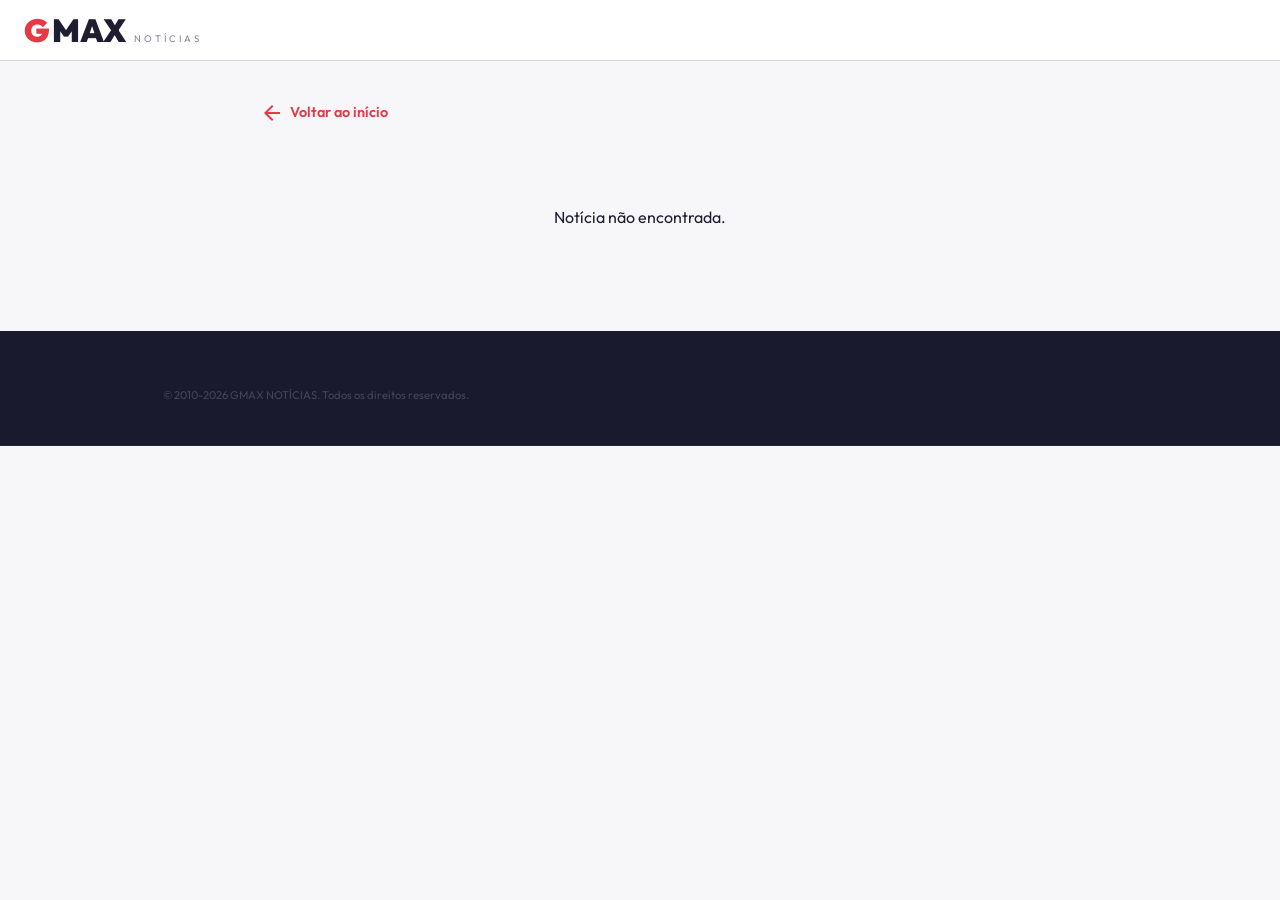
<file: noticia.html>
<!DOCTYPE html>
<html lang="pt-BR" data-theme="light">
<head>
    <meta charset="UTF-8">
    <meta name="viewport" content="width=device-width, initial-scale=1.0">
    <title>GMAX NOTÍCIAS — Notícia</title>
    <link rel="preconnect" href="https://fonts.googleapis.com">
    <link rel="preconnect" href="https://fonts.gstatic.com" crossorigin>
    <link href="https://fonts.googleapis.com/css2?family=Outfit:wght@300;400;500;600;700;800;900&family=Bitter:wght@600;700;800;900&display=swap" rel="stylesheet">
    <link href="https://fonts.googleapis.com/icon?family=Material+Icons" rel="stylesheet">
    <link rel="stylesheet" href="css/style.css">
    <style>
        .noticia-container { max-width: 800px; margin: 40px auto; padding: 0 20px; }
        .noticia-header { margin-bottom: 24px; }
        .noticia-category {
            display: inline-block; background: var(--red); color: white;
            padding: 4px 14px; border-radius: 6px; font-size: 0.7rem;
            font-weight: 800; text-transform: uppercase; letter-spacing: 1px;
            margin-bottom: 16px;
        }
        .noticia-title {
            font-family: var(--font-display); font-size: 2.2rem;
            font-weight: 800; line-height: 1.2; margin-bottom: 12px;
        }
        .noticia-meta { color: var(--text-muted); font-size: 0.85rem; margin-bottom: 20px; }
        .noticia-image {
            width: 100%; aspect-ratio: 16/9; object-fit: cover;
            border-radius: var(--radius); margin-bottom: 28px;
        }
        .noticia-body { font-size: 1.1rem; line-height: 1.9; }
        .noticia-back {
            display: inline-flex; align-items: center; gap: 6px;
            margin-bottom: 20px; color: var(--red); font-weight: 600;
            font-size: 0.9rem;
        }
        .noticia-back:hover { opacity: 0.8; }
        .noticia-share-bar {
            display: flex; gap: 10px; margin-top: 32px; padding-top: 20px;
            border-top: 1px solid var(--border);
        }
        .noticia-share-btn {
            padding: 10px 20px; border-radius: 8px; font-weight: 600;
            font-size: 0.85rem; color: white; display: flex; align-items: center;
            gap: 6px;
        }
        .noticia-share-btn.whatsapp { background: #25D366; }
        .noticia-share-btn.twitter { background: #1DA1F2; }
        .noticia-share-btn.facebook { background: #1877F2; }
        @media (max-width: 768px) {
            .noticia-title { font-size: 1.5rem; }
            .noticia-body { font-size: 1rem; }
        }
    </style>
</head>
<body>
    <header class="header">
        <div class="header-inner">
            <a href="/" class="brand">
                <span class="brand-g">G</span><span class="brand-max">MAX</span>
                <span class="brand-noticias">NOTÍCIAS</span>
            </a>
        </div>
    </header>

    <main class="noticia-container">
        <a href="/" class="noticia-back">
            <span class="material-icons">arrow_back</span> Voltar ao início
        </a>
        <div id="noticia-content">
            <p style="text-align:center; padding:60px 0; color: var(--text-muted);">Carregando notícia...</p>
        </div>
    </main>

    <footer class="footer">
        <div class="footer-inner">
            <div class="footer-bottom">&copy; 2010-2026 GMAX NOTÍCIAS. Todos os direitos reservados.</div>
        </div>
    </footer>

    <script src="js/news-data.js"></script>
    <script>
    (function() {
        var params = new URLSearchParams(window.location.search);
        var id = params.get('id');
        var container = document.getElementById('noticia-content');
        if (!id || typeof noticias === 'undefined') {
            container.innerHTML = '<p style="text-align:center;padding:60px 0;">Notícia não encontrada.</p>';
            return;
        }
        var n = noticias.find(function(x) { return x.id == id; });
        if (!n) {
            container.innerHTML = '<p style="text-align:center;padding:60px 0;">Notícia não encontrada.</p>';
            return;
        }
        var cats = typeof CATEGORIAS !== 'undefined' ? CATEGORIAS : {};
        var catInfo = cats[n.categoria] || {nome: n.categoria};
        document.title = n.titulo + ' — GMAX NOTÍCIAS';

        container.innerHTML =
            '<div class="noticia-header">' +
                '<span class="noticia-category">' + (catInfo.nome || n.categoria) + '</span>' +
                '<h1 class="noticia-title">' + n.titulo + '</h1>' +
                '<div class="noticia-meta">' + n.autor + ' &bull; ' + n.tempo + '</div>' +
            '</div>' +
            '<img class="noticia-image" src="' + n.imagem + '" alt="">' +
            '<div class="noticia-body">' +
                '<p><strong>' + (n.resumo || '') + '</strong></p>' +
                '<p>A informação foi confirmada por fontes oficiais na manhã desta ' + ['domingo','segunda-feira','terça-feira','quarta-feira','quinta-feira','sexta-feira','sábado'][new Date().getDay()] + '. Representantes locais destacaram a importância do tema para a população de São Paulo e região metropolitana.</p>' +
                '<p>Segundo especialistas consultados pela reportagem do GMAX Notícias, a medida pode trazer impactos significativos para o desenvolvimento econômico e social da capital paulista nos próximos meses.</p>' +
                '<p>"Estamos trabalhando para garantir que todas as etapas sejam cumpridas dentro do cronograma estabelecido", afirmou uma das autoridades envolvidas no processo.</p>' +
                '<p>A equipe de reportagem continuará acompanhando o desdobramento do caso e trará novas informações assim que disponíveis. Acompanhe o GMAX Notícias para ficar por dentro de tudo que acontece em São Paulo e no Brasil.</p>' +
            '</div>' +
            '<div class="noticia-share-bar">' +
                '<a class="noticia-share-btn whatsapp" href="https://wa.me/?text=' + encodeURIComponent(n.titulo + ' - ' + window.location.href) + '" target="_blank"><span class="material-icons">chat</span> WhatsApp</a>' +
                '<a class="noticia-share-btn twitter" href="https://twitter.com/intent/tweet?text=' + encodeURIComponent(n.titulo) + '&url=' + encodeURIComponent(window.location.href) + '" target="_blank"><span class="material-icons">tag</span> Twitter</a>' +
                '<a class="noticia-share-btn facebook" href="https://www.facebook.com/sharer/sharer.php?u=' + encodeURIComponent(window.location.href) + '" target="_blank"><span class="material-icons">thumb_up</span> Facebook</a>' +
            '</div>';

        var saved = localStorage.getItem('gmax-theme');
        if (saved) document.documentElement.setAttribute('data-theme', saved);
    })();
    </script>
</body>
</html>
</file>
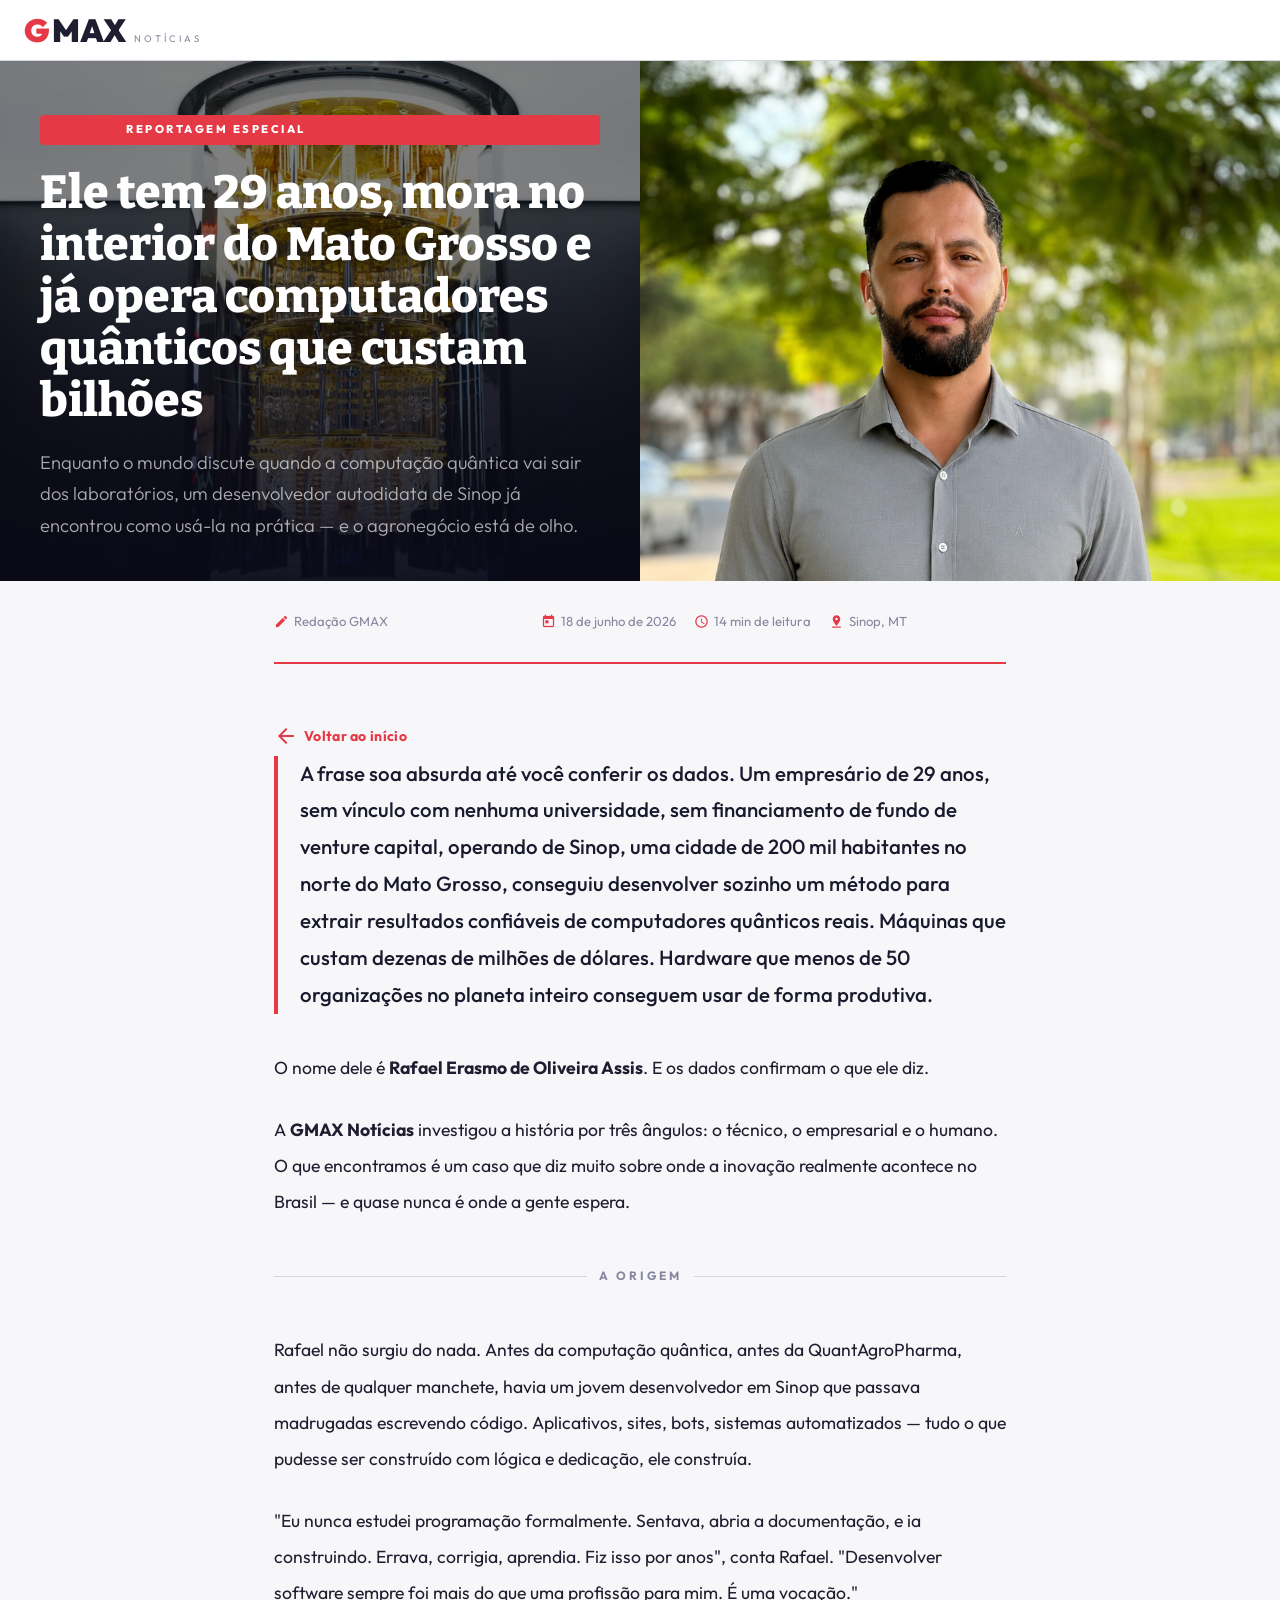
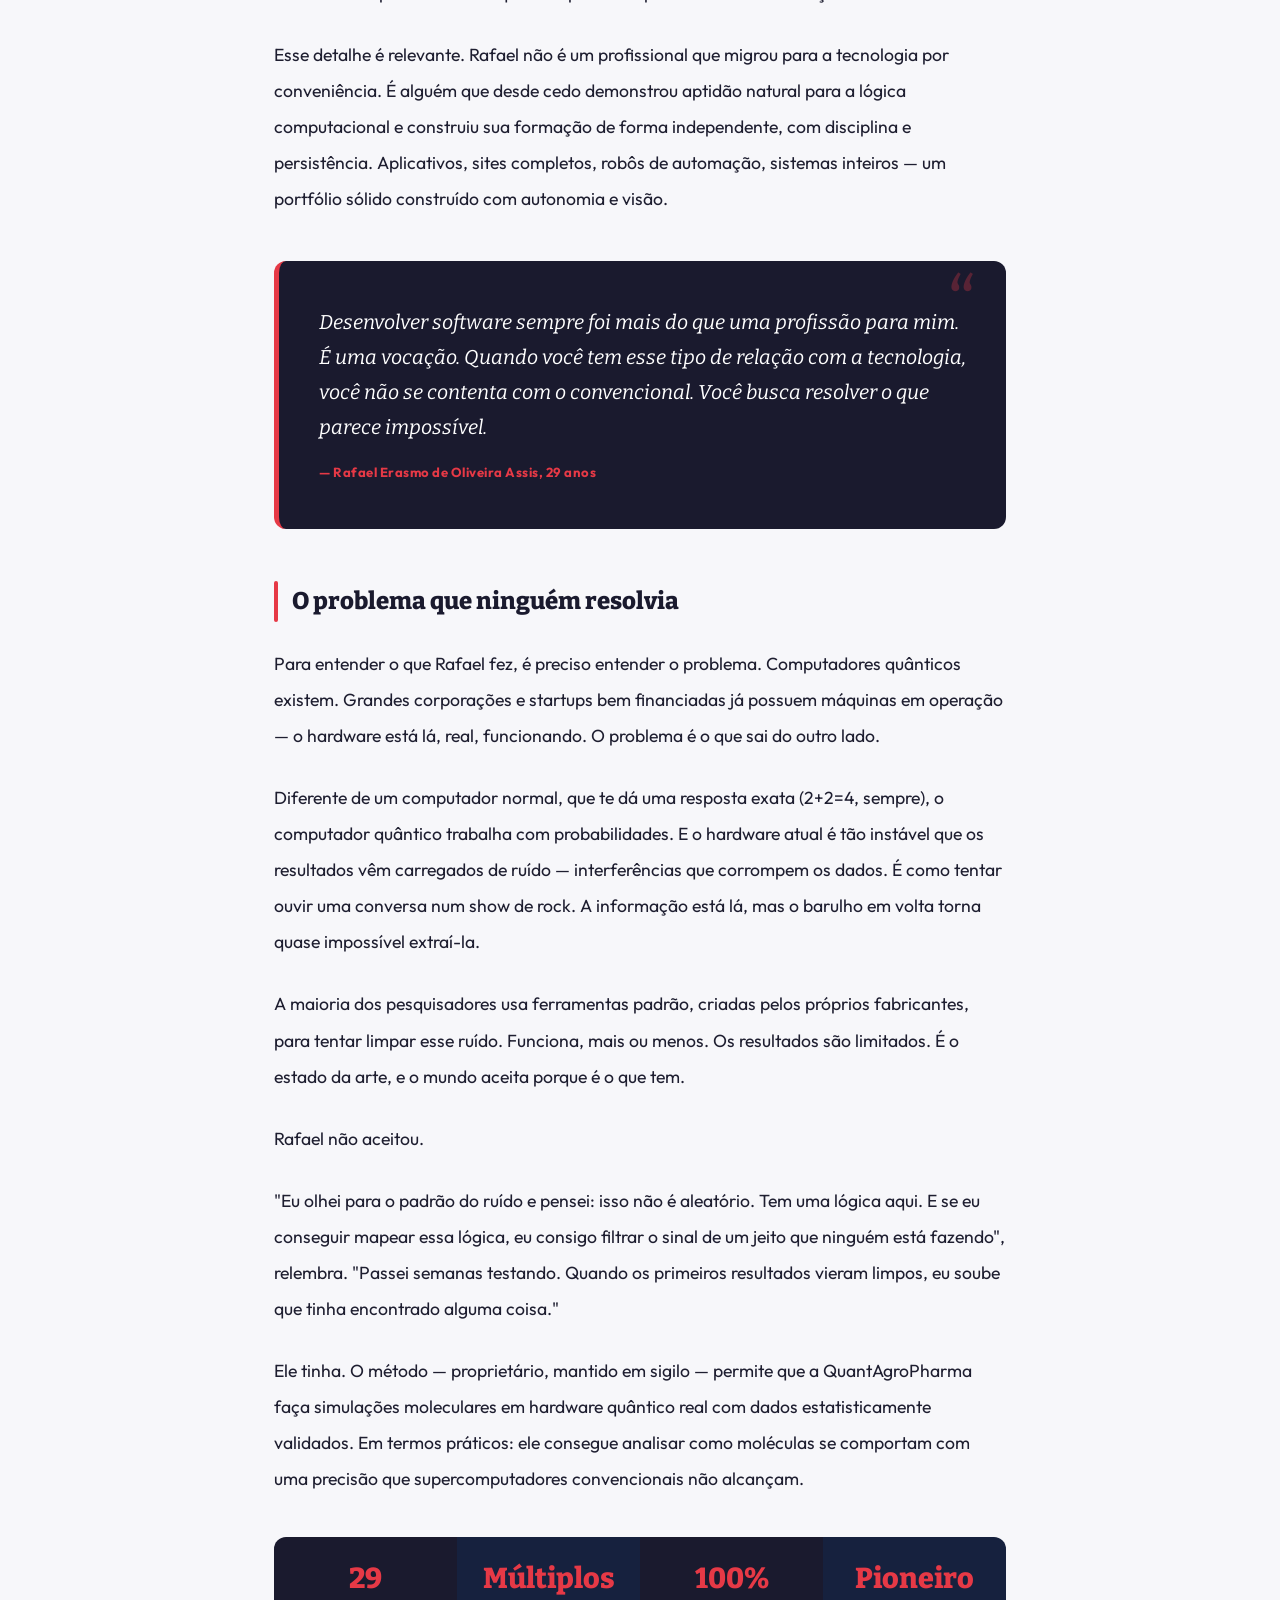
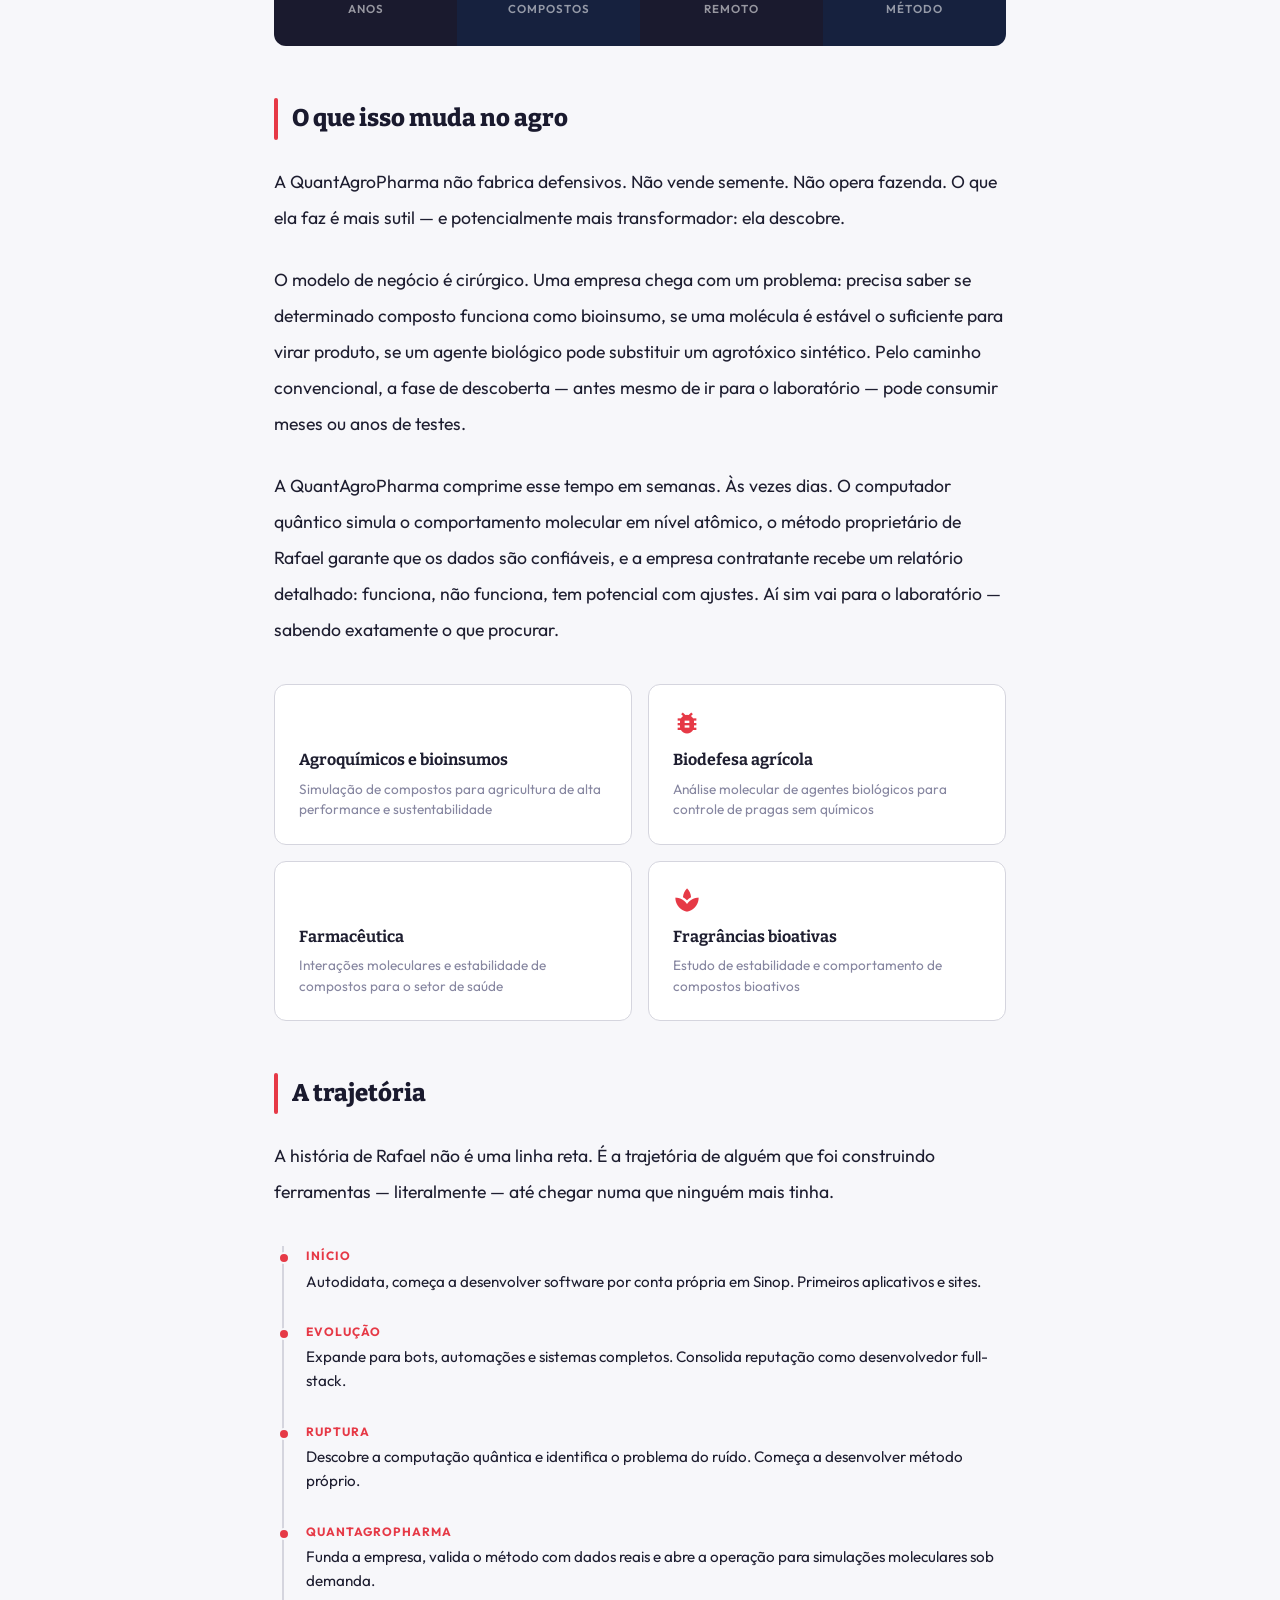
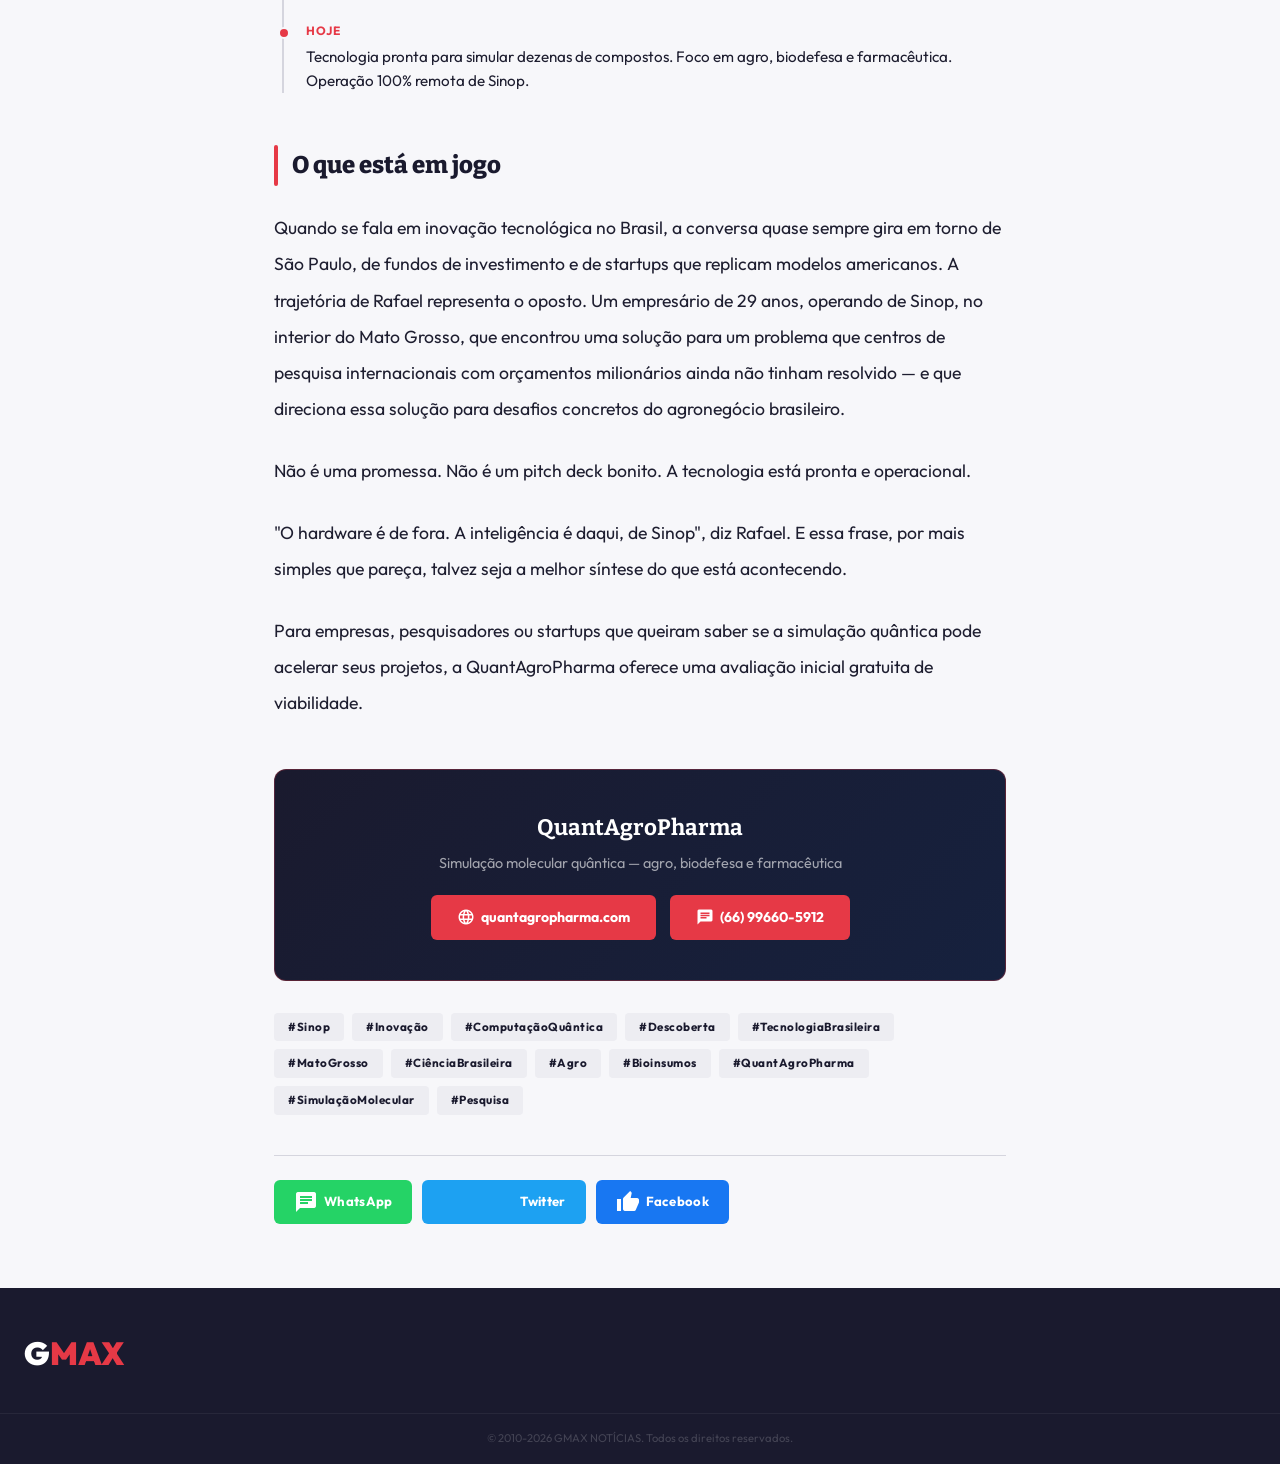
<file: reportagem-quantagropharma.html>
<!DOCTYPE html>
<html lang="pt-BR" data-theme="light">
<head>
    <meta charset="UTF-8">
    <meta name="viewport" content="width=device-width, initial-scale=1.0">
    <title>Ele tem 29 anos, mora no interior do MT e opera computadores quânticos que custam bilhões — GMAX NOTÍCIAS</title>
    <meta name="description" content="Rafael Erasmo de Oliveira Assis criou método proprietário para extrair dados confiáveis de hardware quântico real e está aplicando na indústria agrícola e farmacêutica.">
    <meta property="og:title" content="Ele tem 29 anos, mora no interior do MT e opera computadores quânticos que custam bilhões">
    <meta property="og:description" content="De Sinop para o mundo: desenvolvedor autodidata construiu sozinho uma solução que centros de pesquisa internacionais ainda não replicaram.">
    <meta property="og:type" content="article">

    <link rel="preconnect" href="https://fonts.googleapis.com">
    <link rel="preconnect" href="https://fonts.gstatic.com" crossorigin>
    <link href="https://fonts.googleapis.com/css2?family=Outfit:wght@300;400;500;600;700;800;900&family=Bitter:wght@600;700;800;900&display=swap" rel="stylesheet">
    <link href="https://fonts.googleapis.com/icon?family=Material+Icons" rel="stylesheet">
    <link rel="stylesheet" href="css/style.css">
    <style>
        .rep-hero {
            position: relative;
            width: 100%;
            height: 520px;
            display: flex;
            overflow: hidden;
        }
        .rep-hero-left {
            width: 50%; height: 100%; overflow: hidden;
        }
        .rep-hero-left img {
            width: 100%; height: 100%; object-fit: cover; filter: brightness(0.5);
        }
        .rep-hero-right {
            width: 50%; height: 100%; overflow: hidden;
        }
        .rep-hero-right img {
            width: 100%; height: 100%; object-fit: cover; object-position: top center;
        }
        .rep-hero-content {
            position: absolute;
            bottom: 0; left: 0; width: 50%; height: 100%;
            z-index: 2;
            display: flex; flex-direction: column; justify-content: flex-end;
            padding: 40px;
            background: linear-gradient(transparent 30%, rgba(10,10,24,0.9));
        }
        .rep-badge {
            display: inline-flex;
            align-items: center;
            gap: 8px;
            background: var(--red);
            color: #fff;
            padding: 6px 18px;
            border-radius: 4px;
            font-size: 0.7rem;
            font-weight: 800;
            text-transform: uppercase;
            letter-spacing: 2.5px;
            margin-bottom: 22px;
            font-family: var(--font);
        }
        .rep-badge .material-icons { font-size: 15px; }
        .rep-hero h1 {
            font-family: var(--font-display);
            font-size: 2.9rem;
            font-weight: 800;
            color: #fff;
            line-height: 1.12;
            margin-bottom: 20px;
            max-width: 820px;
        }
        .rep-hero-sub {
            font-size: 1.15rem;
            color: rgba(255,255,255,0.65);
            line-height: 1.7;
            max-width: 680px;
            font-weight: 300;
        }

        .rep-container {
            max-width: 780px;
            margin: 0 auto;
            padding: 0 24px;
        }

        .rep-meta {
            display: flex;
            align-items: center;
            gap: 18px;
            flex-wrap: wrap;
            padding: 30px 0;
            border-bottom: 2px solid var(--red);
            margin-bottom: 40px;
            font-size: 0.82rem;
            color: var(--text-muted);
        }
        .rep-meta-item {
            display: flex;
            align-items: center;
            gap: 5px;
        }
        .rep-meta-item .material-icons { font-size: 15px; color: var(--red); }

        .rep-body {
            font-size: 1.1rem;
            line-height: 2.05;
            color: var(--text);
        }
        .rep-body p { margin-bottom: 26px; }
        .rep-body .lead {
            font-size: 1.28rem;
            font-weight: 500;
            color: var(--charcoal);
            border-left: 4px solid var(--red);
            padding-left: 22px;
            margin-bottom: 36px;
            line-height: 1.8;
        }
        [data-theme="dark"] .rep-body .lead { color: #E0E0EC; }

        .rep-divider {
            display: flex;
            align-items: center;
            gap: 12px;
            margin: 44px 0;
            color: var(--text-muted);
            font-size: 0.75rem;
            letter-spacing: 3px;
            text-transform: uppercase;
            font-weight: 700;
        }
        .rep-divider::before, .rep-divider::after {
            content: '';
            flex: 1;
            height: 1px;
            background: var(--border);
        }

        .rep-quote {
            background: var(--charcoal);
            color: #fff;
            padding: 44px 40px;
            border-radius: var(--radius);
            margin: 44px 0;
            position: relative;
            border-left: 5px solid var(--red);
        }
        .rep-quote::before {
            content: '\201C';
            font-family: var(--font-display);
            font-size: 5rem;
            color: var(--red);
            position: absolute;
            top: 8px;
            right: 30px;
            line-height: 1;
            opacity: 0.3;
        }
        .rep-quote p {
            font-family: var(--font-display);
            font-size: 1.25rem;
            font-style: italic;
            line-height: 1.75;
            margin-bottom: 14px;
        }
        .rep-quote cite {
            font-style: normal;
            font-family: var(--font);
            font-size: 0.82rem;
            color: var(--red);
            font-weight: 700;
            letter-spacing: 0.5px;
        }

        .rep-section-title {
            font-family: var(--font-display);
            font-size: 1.5rem;
            font-weight: 800;
            color: var(--charcoal);
            margin: 48px 0 20px;
            position: relative;
            padding-left: 18px;
        }
        .rep-section-title::before {
            content: '';
            position: absolute;
            left: 0;
            top: 4px;
            bottom: 4px;
            width: 4px;
            background: var(--red);
            border-radius: 2px;
        }
        [data-theme="dark"] .rep-section-title { color: #E0E0EC; }

        .rep-info-grid {
            display: grid;
            grid-template-columns: repeat(2, 1fr);
            gap: 16px;
            margin: 36px 0;
        }
        .rep-info-card {
            background: var(--bg-card);
            border: 1px solid var(--border);
            border-radius: var(--radius);
            padding: 24px;
            transition: all 0.3s var(--ease);
        }
        .rep-info-card:hover {
            border-color: var(--red);
            box-shadow: var(--shadow-md);
        }
        .rep-info-card .material-icons {
            font-size: 28px;
            color: var(--red);
            margin-bottom: 10px;
        }
        .rep-info-card h4 {
            font-family: var(--font-display);
            font-size: 1rem;
            font-weight: 700;
            margin-bottom: 6px;
        }
        .rep-info-card p {
            font-size: 0.85rem;
            color: var(--text-muted);
            line-height: 1.5;
            margin: 0;
        }

        .rep-numbers {
            display: flex;
            gap: 0;
            margin: 40px 0;
            border-radius: var(--radius);
            overflow: hidden;
        }
        .rep-num {
            flex: 1;
            padding: 28px 16px;
            text-align: center;
            background: var(--charcoal);
            color: #fff;
        }
        .rep-num:nth-child(even) { background: var(--charcoal-light); }
        .rep-num-val {
            font-family: var(--font-display);
            font-size: 1.8rem;
            font-weight: 800;
            color: var(--red);
            line-height: 1;
            margin-bottom: 6px;
        }
        .rep-num-desc {
            font-size: 0.72rem;
            text-transform: uppercase;
            letter-spacing: 1px;
            color: rgba(255,255,255,0.55);
            font-weight: 600;
        }

        .rep-timeline {
            position: relative;
            padding-left: 32px;
            margin: 36px 0;
        }
        .rep-timeline::before {
            content: '';
            position: absolute;
            left: 8px;
            top: 0;
            bottom: 0;
            width: 2px;
            background: var(--border);
        }
        .rep-tl-item {
            position: relative;
            margin-bottom: 28px;
        }
        .rep-tl-item::before {
            content: '';
            position: absolute;
            left: -28px;
            top: 6px;
            width: 12px;
            height: 12px;
            background: var(--red);
            border-radius: 50%;
            border: 2px solid var(--bg);
        }
        .rep-tl-label {
            font-size: 0.75rem;
            font-weight: 700;
            color: var(--red);
            text-transform: uppercase;
            letter-spacing: 1px;
            margin-bottom: 4px;
        }
        .rep-tl-text {
            font-size: 0.95rem;
            line-height: 1.6;
            color: var(--text);
        }

        .rep-cta {
            background: linear-gradient(135deg, var(--charcoal) 0%, var(--charcoal-light) 100%);
            color: #fff;
            padding: 40px;
            border-radius: var(--radius);
            margin: 48px 0 24px;
            text-align: center;
            border: 1px solid rgba(230,57,70,0.3);
        }
        .rep-cta h3 {
            font-family: var(--font-display);
            font-size: 1.4rem;
            margin-bottom: 6px;
        }
        .rep-cta-sub {
            font-size: 0.9rem;
            color: rgba(255,255,255,0.6);
            margin-bottom: 20px;
        }
        .rep-cta-links {
            display: flex;
            justify-content: center;
            gap: 14px;
            flex-wrap: wrap;
        }
        .rep-cta-link {
            display: inline-flex;
            align-items: center;
            gap: 6px;
            background: var(--red);
            color: #fff;
            padding: 11px 26px;
            border-radius: 6px;
            font-weight: 700;
            font-size: 0.88rem;
            transition: all 0.3s var(--ease);
        }
        .rep-cta-link:hover { background: var(--red-dark); }
        .rep-cta-link .material-icons { font-size: 18px; }

        .rep-tags {
            display: flex;
            flex-wrap: wrap;
            gap: 8px;
            margin: 32px 0;
        }
        .rep-tag {
            background: var(--gray-100);
            color: var(--charcoal);
            padding: 5px 14px;
            border-radius: 4px;
            font-size: 0.73rem;
            font-weight: 700;
            letter-spacing: 0.5px;
        }
        [data-theme="dark"] .rep-tag {
            background: var(--bg-card);
            color: var(--text-muted);
        }

        .rep-share {
            display: flex;
            gap: 10px;
            flex-wrap: wrap;
            padding: 24px 0;
            border-top: 1px solid var(--border);
            margin-top: 40px;
        }
        .rep-share-btn {
            padding: 10px 20px;
            border-radius: 6px;
            font-weight: 700;
            font-size: 0.82rem;
            color: white;
            display: flex;
            align-items: center;
            gap: 6px;
            transition: all 0.3s var(--ease);
            letter-spacing: 0.3px;
        }
        .rep-share-btn:hover { opacity: 0.85; transform: translateY(-1px); }
        .rep-share-btn.whatsapp { background: #25D366; }
        .rep-share-btn.twitter { background: #1DA1F2; }
        .rep-share-btn.facebook { background: #1877F2; }

        .rep-back {
            display: inline-flex;
            align-items: center;
            gap: 6px;
            color: var(--red);
            font-weight: 700;
            font-size: 0.88rem;
            padding: 20px 0 0;
            letter-spacing: 0.3px;
        }
        .rep-back:hover { opacity: 0.7; }

        @media (max-width: 768px) {
            .rep-hero { height: 380px; }
            .rep-hero-left { width: 40%; }
            .rep-hero-right { width: 60%; }
            .rep-hero h1 { font-size: 1.2rem; }
            .rep-hero-content { width: 100%; padding: 20px 16px; }
            .rep-hero-sub { font-size: 0.8rem; }
            .rep-info-grid { grid-template-columns: 1fr; }
            .rep-numbers { flex-direction: column; }
            .rep-quote { padding: 30px 24px; }
            .rep-quote p { font-size: 1.08rem; }
        }
        @media (max-width: 480px) {
            .rep-hero { height: 320px; }
            .rep-hero-left { width: 35%; }
            .rep-hero-right { width: 65%; }
            .rep-hero h1 { font-size: 1rem; }
            .rep-hero-sub { display: none; }
        }
    </style>
</head>
<body>

    <!-- HEADER -->
    <header class="header">
        <div class="header-inner">
            <a href="/" class="brand">
                <span class="brand-g">G</span><span class="brand-max">MAX</span>
                <span class="brand-noticias">NOTÍCIAS</span>
            </a>
            <div style="margin-left:auto">
                <button class="topbar-btn" title="Tema" onclick="var t=document.documentElement.getAttribute('data-theme')==='dark'?'light':'dark'; document.documentElement.setAttribute('data-theme',t); localStorage.setItem('gmax-theme',t);">
                    <span class="material-icons" style="font-size:20px;color:var(--text-muted)">contrast</span>
                </button>
            </div>
        </div>
    </header>

    <!-- HERO -->
    <section class="rep-hero">
        <div class="rep-hero-left">
            <img src="img/computador-quantico.webp" alt="Computador Quântico">
        </div>
        <div class="rep-hero-right">
            <img src="img/rafael-reportagem.png" alt="Rafael Erasmo de Oliveira Assis">
        </div>
        <div class="rep-hero-content">
            <div class="rep-badge">
                <span class="material-icons">bolt</span>
                Reportagem Especial
            </div>
            <h1>Ele tem 29 anos, mora no interior do Mato Grosso e já opera computadores quânticos que custam bilhões</h1>
            <p class="rep-hero-sub">Enquanto o mundo discute quando a computação quântica vai sair dos laboratórios, um desenvolvedor autodidata de Sinop já encontrou como usá-la na prática — e o agronegócio está de olho.</p>
        </div>
    </section>

    <!-- ARTICLE -->
    <article class="rep-container">

        <div class="rep-meta">
            <div class="rep-meta-item">
                <span class="material-icons">edit</span>
                Redação GMAX
            </div>
            <div class="rep-meta-item">
                <span class="material-icons">calendar_today</span>
                18 de junho de 2026
            </div>
            <div class="rep-meta-item">
                <span class="material-icons">schedule</span>
                14 min de leitura
            </div>
            <div class="rep-meta-item">
                <span class="material-icons">pin_drop</span>
                Sinop, MT
            </div>
        </div>

        <a href="/" class="rep-back">
            <span class="material-icons">arrow_back</span> Voltar ao início
        </a>

        <div class="rep-body">

            <p class="lead">A frase soa absurda até você conferir os dados. Um empresário de 29 anos, sem vínculo com nenhuma universidade, sem financiamento de fundo de venture capital, operando de Sinop, uma cidade de 200 mil habitantes no norte do Mato Grosso, conseguiu desenvolver sozinho um método para extrair resultados confiáveis de computadores quânticos reais. Máquinas que custam dezenas de milhões de dólares. Hardware que menos de 50 organizações no planeta inteiro conseguem usar de forma produtiva.</p>

            <p>O nome dele é <strong>Rafael Erasmo de Oliveira Assis</strong>. E os dados confirmam o que ele diz.</p>

            <p>A <strong>GMAX Notícias</strong> investigou a história por três ângulos: o técnico, o empresarial e o humano. O que encontramos é um caso que diz muito sobre onde a inovação realmente acontece no Brasil — e quase nunca é onde a gente espera.</p>

            <div class="rep-divider">A Origem</div>

            <p>Rafael não surgiu do nada. Antes da computação quântica, antes da QuantAgroPharma, antes de qualquer manchete, havia um jovem desenvolvedor em Sinop que passava madrugadas escrevendo código. Aplicativos, sites, bots, sistemas automatizados — tudo o que pudesse ser construído com lógica e dedicação, ele construía.</p>

            <p>"Eu nunca estudei programação formalmente. Sentava, abria a documentação, e ia construindo. Errava, corrigia, aprendia. Fiz isso por anos", conta Rafael. "Desenvolver software sempre foi mais do que uma profissão para mim. É uma vocação."</p>

            <p>Esse detalhe é relevante. Rafael não é um profissional que migrou para a tecnologia por conveniência. É alguém que desde cedo demonstrou aptidão natural para a lógica computacional e construiu sua formação de forma independente, com disciplina e persistência. Aplicativos, sites completos, robôs de automação, sistemas inteiros — um portfólio sólido construído com autonomia e visão.</p>

        </div>

        <div class="rep-quote">
            <p>Desenvolver software sempre foi mais do que uma profissão para mim. É uma vocação. Quando você tem esse tipo de relação com a tecnologia, você não se contenta com o convencional. Você busca resolver o que parece impossível.</p>
            <cite>— Rafael Erasmo de Oliveira Assis, 29 anos</cite>
        </div>

        <div class="rep-body">

            <h2 class="rep-section-title">O problema que ninguém resolvia</h2>

            <p>Para entender o que Rafael fez, é preciso entender o problema. Computadores quânticos existem. Grandes corporações e startups bem financiadas já possuem máquinas em operação — o hardware está lá, real, funcionando. O problema é o que sai do outro lado.</p>

            <p>Diferente de um computador normal, que te dá uma resposta exata (2+2=4, sempre), o computador quântico trabalha com probabilidades. E o hardware atual é tão instável que os resultados vêm carregados de ruído — interferências que corrompem os dados. É como tentar ouvir uma conversa num show de rock. A informação está lá, mas o barulho em volta torna quase impossível extraí-la.</p>

            <p>A maioria dos pesquisadores usa ferramentas padrão, criadas pelos próprios fabricantes, para tentar limpar esse ruído. Funciona, mais ou menos. Os resultados são limitados. É o estado da arte, e o mundo aceita porque é o que tem.</p>

            <p>Rafael não aceitou.</p>

            <p>"Eu olhei para o padrão do ruído e pensei: isso não é aleatório. Tem uma lógica aqui. E se eu conseguir mapear essa lógica, eu consigo filtrar o sinal de um jeito que ninguém está fazendo", relembra. "Passei semanas testando. Quando os primeiros resultados vieram limpos, eu soube que tinha encontrado alguma coisa."</p>

            <p>Ele tinha. O método — proprietário, mantido em sigilo — permite que a QuantAgroPharma faça simulações moleculares em hardware quântico real com dados estatisticamente validados. Em termos práticos: ele consegue analisar como moléculas se comportam com uma precisão que supercomputadores convencionais não alcançam.</p>

        </div>

        <div class="rep-numbers">
            <div class="rep-num">
                <div class="rep-num-val">29</div>
                <div class="rep-num-desc">Anos</div>
            </div>
            <div class="rep-num">
                <div class="rep-num-val">Múltiplos</div>
                <div class="rep-num-desc">Compostos</div>
            </div>
            <div class="rep-num">
                <div class="rep-num-val">100%</div>
                <div class="rep-num-desc">Remoto</div>
            </div>
            <div class="rep-num">
                <div class="rep-num-val">Pioneiro</div>
                <div class="rep-num-desc">Método</div>
            </div>
        </div>

        <div class="rep-body">

            <h2 class="rep-section-title">O que isso muda no agro</h2>

            <p>A QuantAgroPharma não fabrica defensivos. Não vende semente. Não opera fazenda. O que ela faz é mais sutil — e potencialmente mais transformador: ela descobre.</p>

            <p>O modelo de negócio é cirúrgico. Uma empresa chega com um problema: precisa saber se determinado composto funciona como bioinsumo, se uma molécula é estável o suficiente para virar produto, se um agente biológico pode substituir um agrotóxico sintético. Pelo caminho convencional, a fase de descoberta — antes mesmo de ir para o laboratório — pode consumir meses ou anos de testes.</p>

            <p>A QuantAgroPharma comprime esse tempo em semanas. Às vezes dias. O computador quântico simula o comportamento molecular em nível atômico, o método proprietário de Rafael garante que os dados são confiáveis, e a empresa contratante recebe um relatório detalhado: funciona, não funciona, tem potencial com ajustes. Aí sim vai para o laboratório — sabendo exatamente o que procurar.</p>

        </div>

        <div class="rep-info-grid">
            <div class="rep-info-card">
                <span class="material-icons">biotech</span>
                <h4>Agroquímicos e bioinsumos</h4>
                <p>Simulação de compostos para agricultura de alta performance e sustentabilidade</p>
            </div>
            <div class="rep-info-card">
                <span class="material-icons">bug_report</span>
                <h4>Biodefesa agrícola</h4>
                <p>Análise molecular de agentes biológicos para controle de pragas sem químicos</p>
            </div>
            <div class="rep-info-card">
                <span class="material-icons">science</span>
                <h4>Farmacêutica</h4>
                <p>Interações moleculares e estabilidade de compostos para o setor de saúde</p>
            </div>
            <div class="rep-info-card">
                <span class="material-icons">spa</span>
                <h4>Fragrâncias bioativas</h4>
                <p>Estudo de estabilidade e comportamento de compostos bioativos</p>
            </div>
        </div>

        <div class="rep-body">

            <h2 class="rep-section-title">A trajetória</h2>

            <p>A história de Rafael não é uma linha reta. É a trajetória de alguém que foi construindo ferramentas — literalmente — até chegar numa que ninguém mais tinha.</p>

        </div>

        <div class="rep-timeline">
            <div class="rep-tl-item">
                <div class="rep-tl-label">Início</div>
                <div class="rep-tl-text">Autodidata, começa a desenvolver software por conta própria em Sinop. Primeiros aplicativos e sites.</div>
            </div>
            <div class="rep-tl-item">
                <div class="rep-tl-label">Evolução</div>
                <div class="rep-tl-text">Expande para bots, automações e sistemas completos. Consolida reputação como desenvolvedor full-stack.</div>
            </div>
            <div class="rep-tl-item">
                <div class="rep-tl-label">Ruptura</div>
                <div class="rep-tl-text">Descobre a computação quântica e identifica o problema do ruído. Começa a desenvolver método próprio.</div>
            </div>
            <div class="rep-tl-item">
                <div class="rep-tl-label">QuantAgroPharma</div>
                <div class="rep-tl-text">Funda a empresa, valida o método com dados reais e abre a operação para simulações moleculares sob demanda.</div>
            </div>
            <div class="rep-tl-item">
                <div class="rep-tl-label">Hoje</div>
                <div class="rep-tl-text">Tecnologia pronta para simular dezenas de compostos. Foco em agro, biodefesa e farmacêutica. Operação 100% remota de Sinop.</div>
            </div>
        </div>

        <div class="rep-body">

            <h2 class="rep-section-title">O que está em jogo</h2>

            <p>Quando se fala em inovação tecnológica no Brasil, a conversa quase sempre gira em torno de São Paulo, de fundos de investimento e de startups que replicam modelos americanos. A trajetória de Rafael representa o oposto. Um empresário de 29 anos, operando de Sinop, no interior do Mato Grosso, que encontrou uma solução para um problema que centros de pesquisa internacionais com orçamentos milionários ainda não tinham resolvido — e que direciona essa solução para desafios concretos do agronegócio brasileiro.</p>

            <p>Não é uma promessa. Não é um pitch deck bonito. A tecnologia está pronta e operacional.</p>

            <p>"O hardware é de fora. A inteligência é daqui, de Sinop", diz Rafael. E essa frase, por mais simples que pareça, talvez seja a melhor síntese do que está acontecendo.</p>

            <p>Para empresas, pesquisadores ou startups que queiram saber se a simulação quântica pode acelerar seus projetos, a QuantAgroPharma oferece uma avaliação inicial gratuita de viabilidade.</p>

        </div>

        <div class="rep-cta">
            <h3>QuantAgroPharma</h3>
            <p class="rep-cta-sub">Simulação molecular quântica — agro, biodefesa e farmacêutica</p>
            <div class="rep-cta-links">
                <a href="https://quantagropharma.com" target="_blank" class="rep-cta-link">
                    <span class="material-icons">language</span> quantagropharma.com
                </a>
                <a href="https://wa.me/5566996605912" target="_blank" class="rep-cta-link">
                    <span class="material-icons">chat</span> (66) 99660-5912
                </a>
            </div>
        </div>

        <div class="rep-tags">
            <span class="rep-tag">#Sinop</span>
            <span class="rep-tag">#Inovação</span>
            <span class="rep-tag">#ComputaçãoQuântica</span>
            <span class="rep-tag">#Descoberta</span>
            <span class="rep-tag">#TecnologiaBrasileira</span>
            <span class="rep-tag">#MatoGrosso</span>
            <span class="rep-tag">#CiênciaBrasileira</span>
            <span class="rep-tag">#Agro</span>
            <span class="rep-tag">#Bioinsumos</span>
            <span class="rep-tag">#QuantAgroPharma</span>
            <span class="rep-tag">#SimulaçãoMolecular</span>
            <span class="rep-tag">#Pesquisa</span>
        </div>

        <div class="rep-share">
            <a class="rep-share-btn whatsapp" href="https://wa.me/?text=Ele%20tem%2028%20anos%20e%20opera%20computadores%20qu%C3%A2nticos%20de%20Sinop%20-%20GMAX%20Not%C3%ADcias" target="_blank">
                <span class="material-icons">chat</span> WhatsApp
            </a>
            <a class="rep-share-btn twitter" href="https://twitter.com/intent/tweet?text=Ele%20tem%2028%20anos%20e%20opera%20computadores%20qu%C3%A2nticos%20de%20Sinop%20MT" target="_blank">
                <span class="material-icons">tag</span> Twitter
            </a>
            <a class="rep-share-btn facebook" href="https://www.facebook.com/sharer/sharer.php?u=" target="_blank">
                <span class="material-icons">thumb_up</span> Facebook
            </a>
        </div>

    </article>

    <!-- FOOTER -->
    <footer class="footer">
        <div class="footer-inner">
            <div class="footer-col brand-col">
                <div class="footer-brand">G<span>MAX</span></div>
            </div>
        </div>
        <div class="footer-bottom">&copy; 2010-2026 GMAX NOTÍCIAS. Todos os direitos reservados.</div>
    </footer>

    <script>
        var saved = localStorage.getItem('gmax-theme');
        if (saved) document.documentElement.setAttribute('data-theme', saved);
    </script>
</body>
</html>
</file>
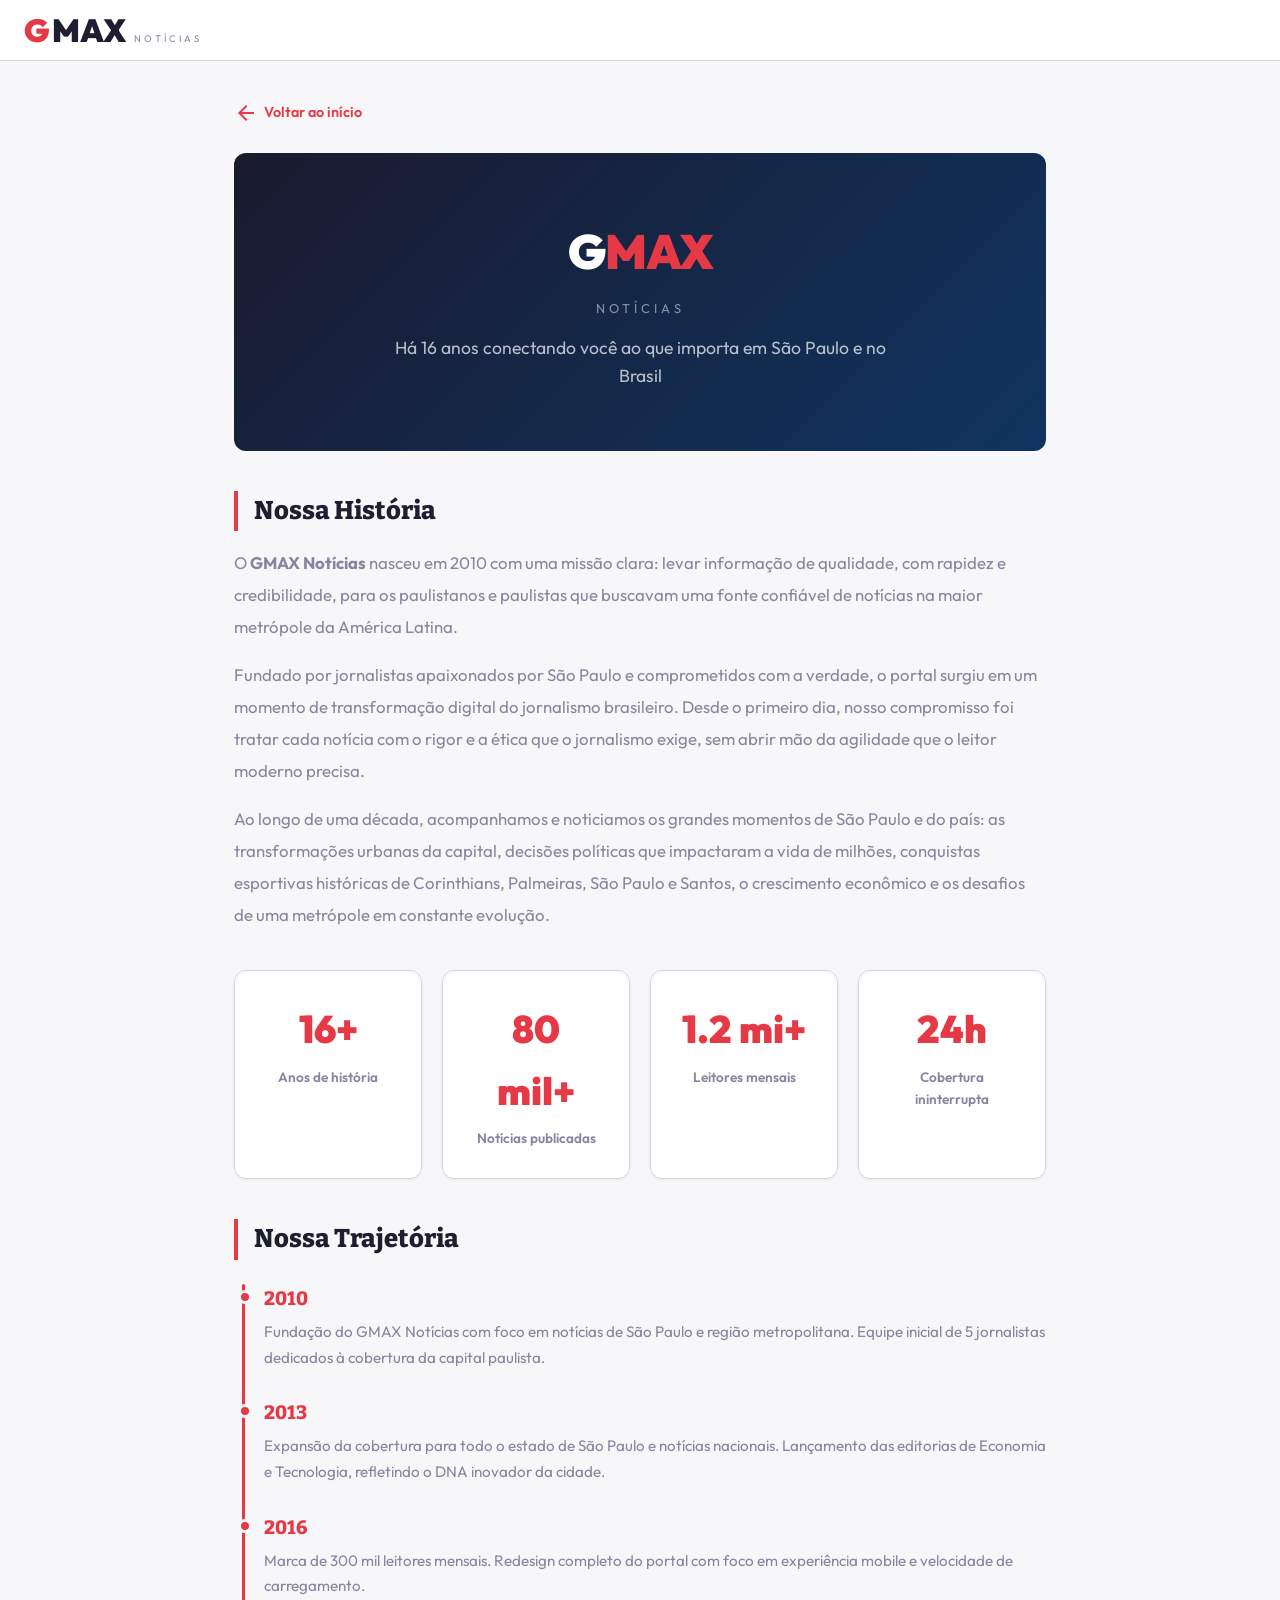
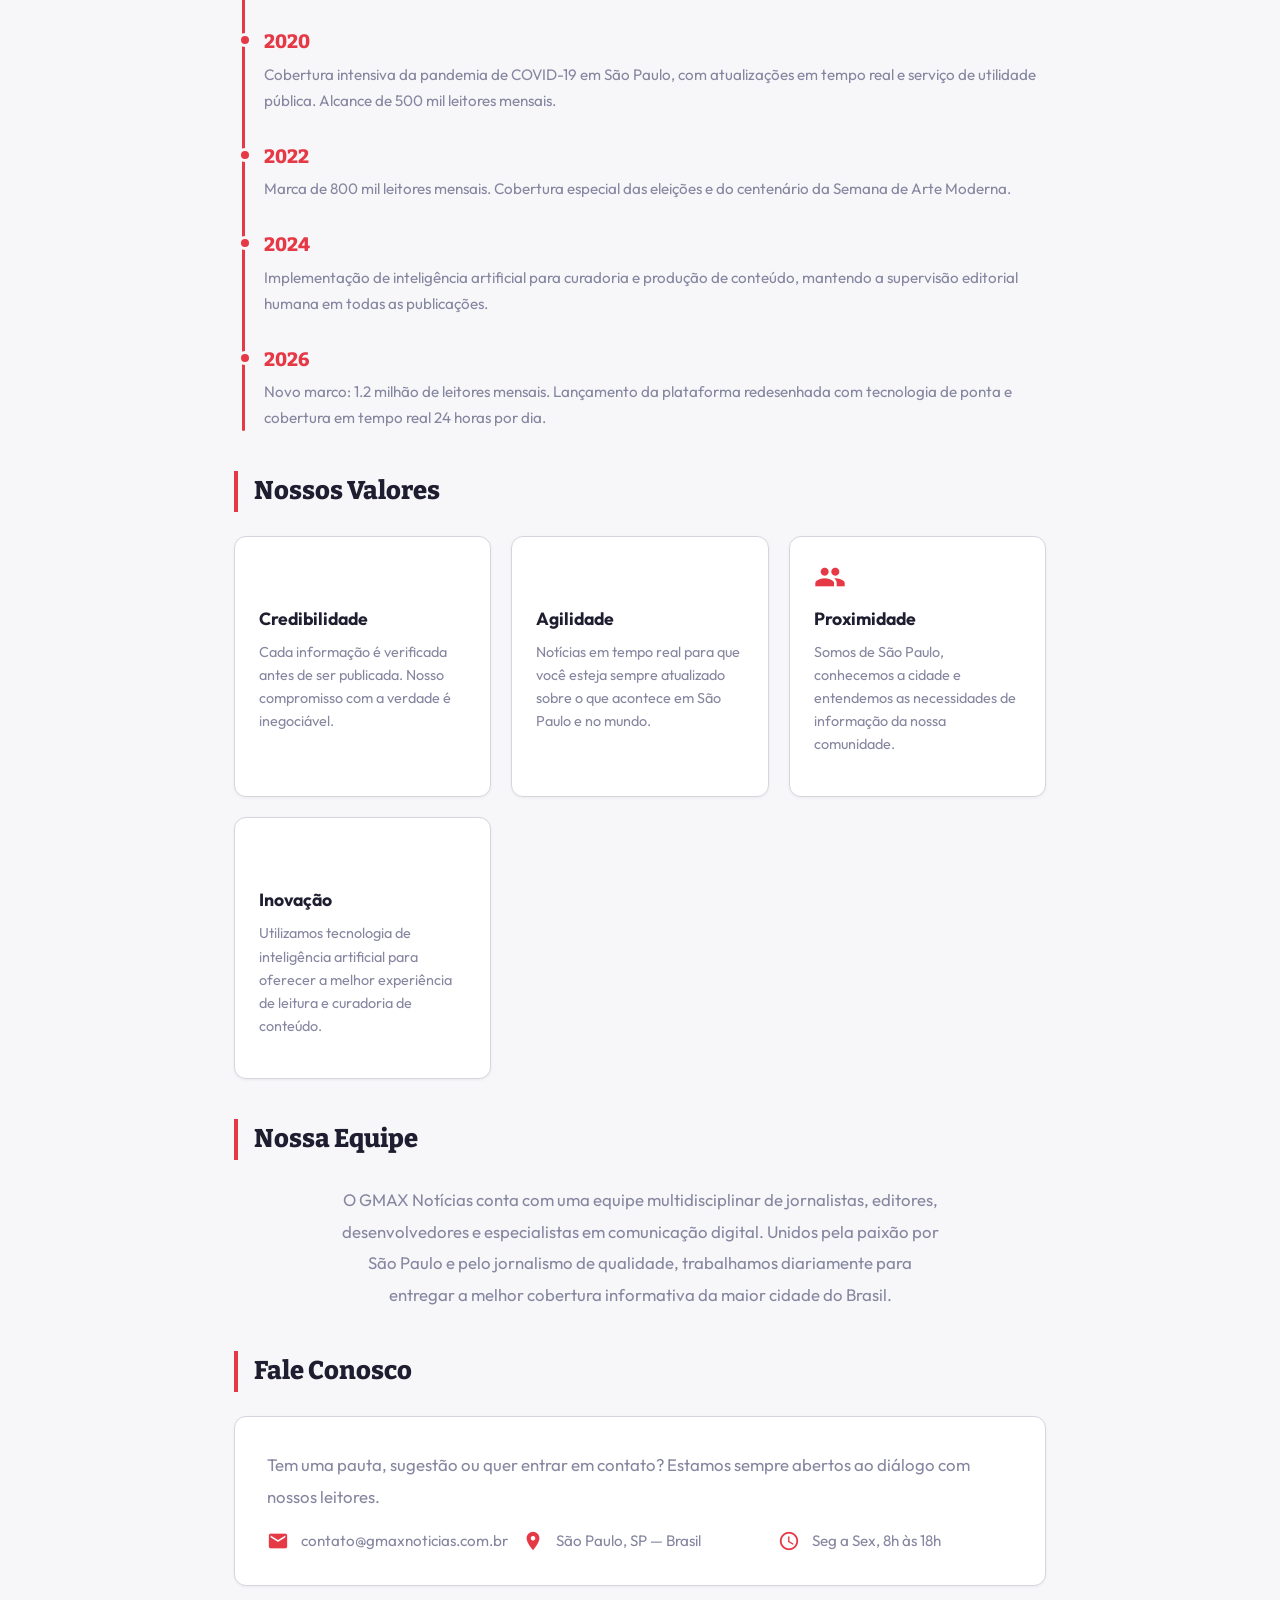
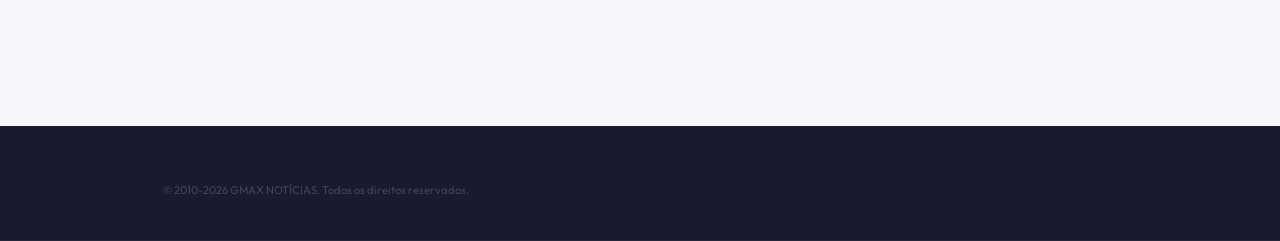
<file: sobre.html>
<!DOCTYPE html>
<html lang="pt-BR" data-theme="light">
<head>
    <meta charset="UTF-8">
    <meta name="viewport" content="width=device-width, initial-scale=1.0">
    <title>Quem Somos — GMAX NOTÍCIAS</title>
    <meta name="description" content="Conheça a história do GMAX Notícias, portal de notícias de São Paulo desde 2016.">
    <link rel="preconnect" href="https://fonts.googleapis.com">
    <link rel="preconnect" href="https://fonts.gstatic.com" crossorigin>
    <link href="https://fonts.googleapis.com/css2?family=Outfit:wght@300;400;500;600;700;800;900&family=Bitter:wght@600;700;800;900&display=swap" rel="stylesheet">
    <link href="https://fonts.googleapis.com/icon?family=Material+Icons" rel="stylesheet">
    <link rel="stylesheet" href="css/style.css">
    <style>
        .sobre-container { max-width: 860px; margin: 40px auto; padding: 0 24px 60px; }
        .sobre-back { display: inline-flex; align-items: center; gap: 6px; margin-bottom: 28px; color: var(--red); font-weight: 600; font-size: 0.9rem; }
        .sobre-back:hover { opacity: 0.8; }
        .sobre-hero { position: relative; border-radius: var(--radius); overflow: hidden; margin-bottom: 40px; background: linear-gradient(135deg, var(--charcoal), var(--slate)); padding: 60px 40px; text-align: center; }
        .sobre-hero h1 { font-family: var(--font); font-size: 3rem; font-weight: 900; color: white; margin-bottom: 8px; letter-spacing: -1px; }
        .sobre-hero h1 span { color: var(--red); }
        .sobre-hero .sub { color: rgba(255,255,255,0.5); font-size: 0.8rem; letter-spacing: 4px; text-transform: uppercase; }
        .sobre-hero p { color: rgba(255,255,255,0.7); font-size: 1.1rem; max-width: 500px; margin: 16px auto 0; }
        .sobre-section { margin-bottom: 40px; }
        .sobre-section h2 { font-family: var(--font-display); font-size: 1.6rem; font-weight: 800; margin-bottom: 16px; color: var(--text); border-left: 4px solid var(--red); padding-left: 16px; }
        .sobre-section p { font-size: 1.05rem; line-height: 1.9; color: var(--text-muted); margin-bottom: 16px; }
        .sobre-stats { display: grid; grid-template-columns: repeat(auto-fit, minmax(180px, 1fr)); gap: 20px; margin: 40px 0; }
        .stat-card { background: var(--bg-card); border: 1px solid var(--border); border-radius: var(--radius); padding: 28px; text-align: center; box-shadow: var(--shadow-sm); }
        .stat-number { font-family: var(--font); font-size: 2.4rem; font-weight: 900; color: var(--red); }
        .stat-label { font-size: 0.85rem; color: var(--text-muted); margin-top: 6px; font-weight: 600; }
        .sobre-valores { display: grid; grid-template-columns: repeat(auto-fit, minmax(220px, 1fr)); gap: 20px; margin-top: 24px; }
        .valor-card { background: var(--bg-card); border: 1px solid var(--border); border-radius: var(--radius); padding: 24px; box-shadow: var(--shadow-sm); }
        .valor-card .material-icons { font-size: 2rem; color: var(--red); margin-bottom: 12px; }
        .valor-card h3 { font-size: 1.1rem; font-weight: 700; margin-bottom: 8px; }
        .valor-card p { font-size: 0.9rem; line-height: 1.6; color: var(--text-muted); }
        .sobre-timeline { position: relative; padding-left: 30px; margin-top: 24px; }
        .sobre-timeline::before { content: ''; position: absolute; left: 8px; top: 0; bottom: 0; width: 3px; background: var(--red); border-radius: 3px; }
        .timeline-item { position: relative; margin-bottom: 28px; }
        .timeline-item::before { content: ''; position: absolute; left: -26px; top: 6px; width: 14px; height: 14px; background: var(--red); border-radius: 50%; border: 3px solid var(--bg); }
        .timeline-year { font-family: var(--font-display); font-size: 1.2rem; font-weight: 800; color: var(--red); }
        .timeline-text { font-size: 0.95rem; line-height: 1.7; color: var(--text-muted); margin-top: 4px; }
        .sobre-equipe { text-align: center; margin-top: 24px; }
        .sobre-equipe p { max-width: 600px; margin: 0 auto; }
        .sobre-contato { background: var(--bg-card); border: 1px solid var(--border); border-radius: var(--radius); padding: 32px; margin-top: 24px; box-shadow: var(--shadow-sm); }
        .sobre-contato-grid { display: grid; grid-template-columns: repeat(auto-fit, minmax(200px, 1fr)); gap: 20px; margin-top: 16px; }
        .contato-item { display: flex; align-items: center; gap: 12px; }
        .contato-item .material-icons { color: var(--red); font-size: 1.4rem; }
        .contato-item span { font-size: 0.95rem; color: var(--text-muted); }
        @media (max-width: 768px) {
            .sobre-hero { padding: 40px 24px; }
            .sobre-hero h1 { font-size: 2rem; }
            .sobre-section h2 { font-size: 1.3rem; }
        }
    </style>
</head>
<body>
    <header class="header">
        <div class="header-inner">
            <a href="/" class="brand">
                <span class="brand-g">G</span><span class="brand-max">MAX</span>
                <span class="brand-noticias">NOTÍCIAS</span>
            </a>
        </div>
    </header>

    <main class="sobre-container">
        <a href="/" class="sobre-back">
            <span class="material-icons">arrow_back</span> Voltar ao início
        </a>

        <div class="sobre-hero">
            <h1>G<span>MAX</span></h1>
            <div class="sub">NOTÍCIAS</div>
            <p>Há 16 anos conectando você ao que importa em São Paulo e no Brasil</p>
        </div>

        <section class="sobre-section">
            <h2>Nossa História</h2>
            <p>O <strong>GMAX Notícias</strong> nasceu em 2010 com uma missão clara: levar informação de qualidade, com rapidez e credibilidade, para os paulistanos e paulistas que buscavam uma fonte confiável de notícias na maior metrópole da América Latina.</p>
            <p>Fundado por jornalistas apaixonados por São Paulo e comprometidos com a verdade, o portal surgiu em um momento de transformação digital do jornalismo brasileiro. Desde o primeiro dia, nosso compromisso foi tratar cada notícia com o rigor e a ética que o jornalismo exige, sem abrir mão da agilidade que o leitor moderno precisa.</p>
            <p>Ao longo de uma década, acompanhamos e noticiamos os grandes momentos de São Paulo e do país: as transformações urbanas da capital, decisões políticas que impactaram a vida de milhões, conquistas esportivas históricas de Corinthians, Palmeiras, São Paulo e Santos, o crescimento econômico e os desafios de uma metrópole em constante evolução.</p>
        </section>

        <div class="sobre-stats">
            <div class="stat-card">
                <div class="stat-number">16+</div>
                <div class="stat-label">Anos de história</div>
            </div>
            <div class="stat-card">
                <div class="stat-number">80 mil+</div>
                <div class="stat-label">Notícias publicadas</div>
            </div>
            <div class="stat-card">
                <div class="stat-number">1.2 mi+</div>
                <div class="stat-label">Leitores mensais</div>
            </div>
            <div class="stat-card">
                <div class="stat-number">24h</div>
                <div class="stat-label">Cobertura ininterrupta</div>
            </div>
        </div>

        <section class="sobre-section">
            <h2>Nossa Trajetória</h2>
            <div class="sobre-timeline">
                <div class="timeline-item">
                    <div class="timeline-year">2010</div>
                    <div class="timeline-text">Fundação do GMAX Notícias com foco em notícias de São Paulo e região metropolitana. Equipe inicial de 5 jornalistas dedicados à cobertura da capital paulista.</div>
                </div>
                <div class="timeline-item">
                    <div class="timeline-year">2013</div>
                    <div class="timeline-text">Expansão da cobertura para todo o estado de São Paulo e notícias nacionais. Lançamento das editorias de Economia e Tecnologia, refletindo o DNA inovador da cidade.</div>
                </div>
                <div class="timeline-item">
                    <div class="timeline-year">2016</div>
                    <div class="timeline-text">Marca de 300 mil leitores mensais. Redesign completo do portal com foco em experiência mobile e velocidade de carregamento.</div>
                </div>
                <div class="timeline-item">
                    <div class="timeline-year">2020</div>
                    <div class="timeline-text">Cobertura intensiva da pandemia de COVID-19 em São Paulo, com atualizações em tempo real e serviço de utilidade pública. Alcance de 500 mil leitores mensais.</div>
                </div>
                <div class="timeline-item">
                    <div class="timeline-year">2022</div>
                    <div class="timeline-text">Marca de 800 mil leitores mensais. Cobertura especial das eleições e do centenário da Semana de Arte Moderna.</div>
                </div>
                <div class="timeline-item">
                    <div class="timeline-year">2024</div>
                    <div class="timeline-text">Implementação de inteligência artificial para curadoria e produção de conteúdo, mantendo a supervisão editorial humana em todas as publicações.</div>
                </div>
                <div class="timeline-item">
                    <div class="timeline-year">2026</div>
                    <div class="timeline-text">Novo marco: 1.2 milhão de leitores mensais. Lançamento da plataforma redesenhada com tecnologia de ponta e cobertura em tempo real 24 horas por dia.</div>
                </div>
            </div>
        </section>

        <section class="sobre-section">
            <h2>Nossos Valores</h2>
            <div class="sobre-valores">
                <div class="valor-card">
                    <span class="material-icons">verified</span>
                    <h3>Credibilidade</h3>
                    <p>Cada informação é verificada antes de ser publicada. Nosso compromisso com a verdade é inegociável.</p>
                </div>
                <div class="valor-card">
                    <span class="material-icons">speed</span>
                    <h3>Agilidade</h3>
                    <p>Notícias em tempo real para que você esteja sempre atualizado sobre o que acontece em São Paulo e no mundo.</p>
                </div>
                <div class="valor-card">
                    <span class="material-icons">groups</span>
                    <h3>Proximidade</h3>
                    <p>Somos de São Paulo, conhecemos a cidade e entendemos as necessidades de informação da nossa comunidade.</p>
                </div>
                <div class="valor-card">
                    <span class="material-icons">lightbulb</span>
                    <h3>Inovação</h3>
                    <p>Utilizamos tecnologia de inteligência artificial para oferecer a melhor experiência de leitura e curadoria de conteúdo.</p>
                </div>
            </div>
        </section>

        <section class="sobre-section">
            <h2>Nossa Equipe</h2>
            <div class="sobre-equipe">
                <p>O GMAX Notícias conta com uma equipe multidisciplinar de jornalistas, editores, desenvolvedores e especialistas em comunicação digital. Unidos pela paixão por São Paulo e pelo jornalismo de qualidade, trabalhamos diariamente para entregar a melhor cobertura informativa da maior cidade do Brasil.</p>
            </div>
        </section>

        <section class="sobre-section">
            <h2>Fale Conosco</h2>
            <div class="sobre-contato">
                <p style="margin-bottom: 16px; color: var(--text-muted);">Tem uma pauta, sugestão ou quer entrar em contato? Estamos sempre abertos ao diálogo com nossos leitores.</p>
                <div class="sobre-contato-grid">
                    <div class="contato-item">
                        <span class="material-icons">email</span>
                        <span>contato@gmaxnoticias.com.br</span>
                    </div>
                    <div class="contato-item">
                        <span class="material-icons">location_on</span>
                        <span>São Paulo, SP — Brasil</span>
                    </div>
                    <div class="contato-item">
                        <span class="material-icons">schedule</span>
                        <span>Seg a Sex, 8h às 18h</span>
                    </div>
                </div>
            </div>
        </section>
    </main>

    <footer class="footer">
        <div class="footer-inner">
            <div class="footer-bottom">&copy; 2010-2026 GMAX NOTÍCIAS. Todos os direitos reservados.</div>
        </div>
    </footer>

    <script>
        var saved = localStorage.getItem('gmax-theme');
        if (saved) document.documentElement.setAttribute('data-theme', saved);
    </script>
</body>
</html>
</file>
<file: css/style.css>
/* ============================================
   GMAX NOTÍCIAS — Urban SP Design
   Layout magazine/bento, minimalista e moderno
   Fontes: Outfit + Bitter (diferentes do Cuiabá/Radar)
   ============================================ */

:root {
    --red: #E63946;
    --red-dark: #C1121F;
    --charcoal: #1A1A2E;
    --charcoal-light: #16213E;
    --slate: #0F3460;
    --silver: #A8AABC;
    --white: #FFFFFF;
    --off-white: #F7F7FA;
    --gray-100: #EDEDF2;
    --gray-200: #D5D5DE;
    --gray-300: #ADADBA;
    --gray-400: #8686A0;
    --gray-500: #62627A;
    --gray-600: #44445C;
    --gray-700: #2E2E42;
    --gray-800: #1E1E30;
    --gray-900: #12121F;
    --bg: var(--off-white);
    --bg-card: var(--white);
    --text: var(--gray-800);
    --text-muted: var(--gray-400);
    --border: var(--gray-200);
    --accent: var(--red);
    --shadow-sm: 0 1px 3px rgba(26,26,46,0.06);
    --shadow-md: 0 4px 20px rgba(26,26,46,0.08);
    --shadow-lg: 0 12px 40px rgba(26,26,46,0.12);
    --radius: 12px;
    --radius-sm: 8px;
    --font: 'Outfit', system-ui, sans-serif;
    --font-display: 'Bitter', Georgia, serif;
    --ease: cubic-bezier(0.4, 0, 0.2, 1);
    --max-w: 1320px;
}

[data-theme="dark"] {
    --bg: #0D0D15;
    --bg-card: #18182A;
    --text: #E0E0EC;
    --text-muted: #7575A0;
    --border: #2A2A40;
    --off-white: #12121F;
    --gray-100: #1E1E30;
}

*, *::before, *::after { box-sizing: border-box; margin: 0; padding: 0; }
html { scroll-behavior: smooth; overflow-x: hidden; }
body { font-family: var(--font); background: var(--bg); color: var(--text); line-height: 1.6; -webkit-font-smoothing: antialiased; overflow-x: hidden; }
a { color: inherit; text-decoration: none; }
img { max-width: 100%; display: block; }
button { cursor: pointer; border: none; background: none; font-family: inherit; }
ul { list-style: none; }

/* === LOADING === */
.loading-screen {
    position: fixed; inset: 0; z-index: 9999;
    background: var(--charcoal);
    display: flex; align-items: center; justify-content: center;
    transition: opacity 0.4s, visibility 0.4s;
}
.loading-screen.hidden { opacity: 0; visibility: hidden; }
.loading-inner { text-align: center; }
.loading-logo { font-family: var(--font); font-size: 4rem; font-weight: 900; color: var(--white); letter-spacing: -2px; }
.loading-logo span { color: var(--red); }
.loading-subtitle { color: var(--silver); font-size: 0.8rem; letter-spacing: 6px; text-transform: uppercase; margin-top: -4px; }
.loading-spinner {
    width: 32px; height: 32px; border: 3px solid rgba(255,255,255,0.1);
    border-top-color: var(--red); border-radius: 50%;
    margin: 24px auto 0; animation: spin 0.8s linear infinite;
}
@keyframes spin { to { transform: rotate(360deg); } }

/* === TOPBAR === */
.topbar { background: var(--charcoal); color: var(--silver); font-size: 0.75rem; padding: 6px 0; }
.topbar-inner { max-width: var(--max-w); margin: 0 auto; padding: 0 24px; display: flex; justify-content: space-between; align-items: center; }
.topbar-left { display: flex; align-items: center; gap: 6px; }
.topbar-sep { opacity: 0.3; }
.topbar-right { display: flex; gap: 2px; }
.topbar-btn { width: 30px; height: 30px; border-radius: 6px; display: flex; align-items: center; justify-content: center; color: var(--silver); transition: 0.2s; }
.topbar-btn:hover { background: rgba(255,255,255,0.08); color: var(--red); }
.topbar-btn .material-icons { font-size: 18px; }

/* === HEADER === */
.header { background: var(--bg-card); border-bottom: 1px solid var(--border); position: sticky; top: 0; z-index: 100; }
.header-inner { max-width: var(--max-w); width: 100%; margin: 0 auto; padding: 0 24px; display: flex; align-items: center; gap: 32px; height: 60px; overflow: hidden; }
.brand { display: flex; align-items: baseline; gap: 2px; flex-shrink: 0; }
.brand-g { font-family: var(--font); font-size: 2rem; font-weight: 900; color: var(--red); line-height: 1; }
.brand-max { font-family: var(--font); font-size: 2rem; font-weight: 900; color: var(--text); line-height: 1; }
.brand-noticias { font-size: 0.6rem; color: var(--text-muted); text-transform: uppercase; letter-spacing: 3px; margin-left: 6px; }

.nav-cats { display: flex; gap: 0; overflow-x: auto; scrollbar-width: none; flex: 1; }
.nav-cats::-webkit-scrollbar { display: none; }
.nav-cat {
    padding: 18px 14px; font-size: 0.82rem; font-weight: 500; color: var(--text-muted);
    white-space: nowrap; position: relative; transition: color 0.2s;
}
.nav-cat::after { content: ''; position: absolute; bottom: 0; left: 14px; right: 14px; height: 3px; background: var(--red); border-radius: 3px 3px 0 0; transform: scaleX(0); transition: transform 0.2s; }
.nav-cat:hover { color: var(--text); }
.nav-cat.active { color: var(--red); font-weight: 700; }
.nav-cat.active::after { transform: scaleX(1); }

.nav-mobile-toggle { display: none; color: var(--text); }
.nav-mobile-toggle .material-icons { font-size: 28px; }

/* === READING BAR === */
.reading-bar { position: fixed; top: 0; left: 0; height: 3px; z-index: 200; background: var(--red); width: 0; transition: width 0.05s; }

/* === TICKER === */
.ticker {
    background: var(--charcoal); display: flex; align-items: center; gap: 12px;
    padding: 8px 24px; overflow: hidden; max-width: 100vw; width: 100%;
}
.ticker-badge {
    background: var(--red); color: white; padding: 3px 10px; border-radius: 4px;
    font-size: 0.65rem; font-weight: 800; letter-spacing: 1px; flex-shrink: 0;
    animation: pulse 2s infinite;
}
@keyframes pulse { 0%,100% { opacity:1 } 50% { opacity:0.6 } }
.ticker-scroll { overflow: hidden; flex: 1; }
.ticker-text { white-space: nowrap; color: white; font-size: 0.8rem; font-weight: 500; animation: scroll 25s linear infinite; }
@keyframes scroll { 0% { transform: translateX(100%); } 100% { transform: translateX(-100%); } }

/* === SEARCH === */
.search-modal { position: fixed; inset: 0; z-index: 2000; background: rgba(13,13,21,0.92); backdrop-filter: blur(12px); display: none; padding-top: 100px; }
.search-modal.open { display: block; }
.search-modal-box { max-width: 600px; margin: 0 auto; padding: 0 20px; }
.search-field { display: flex; align-items: center; gap: 10px; background: rgba(255,255,255,0.08); border: 2px solid var(--red); border-radius: var(--radius); padding: 14px 18px; }
.search-field .material-icons { color: var(--red); }
.search-field input { flex: 1; background: none; border: none; outline: none; color: white; font-size: 1.1rem; font-family: var(--font); }
.search-field input::placeholder { color: rgba(255,255,255,0.3); }
.search-close-btn { color: rgba(255,255,255,0.5); }
.search-results { margin-top: 16px; }
.search-results .sr-item { padding: 12px; border-radius: var(--radius-sm); color: white; cursor: pointer; transition: 0.2s; }
.search-results .sr-item:hover { background: rgba(230,57,70,0.12); }
.search-results .sr-item h4 { font-size: 0.9rem; }
.search-results .sr-item p { font-size: 0.75rem; opacity: 0.4; margin-top: 2px; }

/* === HERO CAROUSEL === */
.hero-carousel-wrap {
    max-width: var(--max-w); margin: 20px auto; padding: 0 24px; position: relative;
}
.hero-carousel { position: relative; border-radius: var(--radius); overflow: hidden; }
.hero-slide {
    display: none; position: relative; aspect-ratio: 16/7; cursor: pointer;
}
.hero-slide.active { display: block; }
.hero-slide img { width: 100%; height: 100%; object-fit: cover; }
.hero-slide-overlay {
    position: absolute; inset: 0;
    background: linear-gradient(transparent 30%, rgba(13,13,21,0.9));
    display: flex; flex-direction: column; justify-content: flex-end; padding: 32px;
}
.hero-slide-badge { display: inline-block; background: var(--red); color: white; padding: 3px 10px; border-radius: 4px; font-size: 0.65rem; font-weight: 800; text-transform: uppercase; letter-spacing: 0.5px; margin-bottom: 10px; width: fit-content; }
.hero-slide-title { color: white; font-family: var(--font-display); font-size: 1.8rem; font-weight: 800; line-height: 1.2; margin-bottom: 8px; }
.hero-slide-meta { color: rgba(255,255,255,0.5); font-size: 0.8rem; }

/* Slide Reportagem Especial */
.hero-slide-rep .hero-rep-split { position: relative; width: 100%; height: 100%; display: flex; }
.hero-slide-rep > img { display: none; }
.hero-rep-left { width: 50%; height: 100%; overflow: hidden; }
.hero-rep-left img { width: 100%; height: 100%; object-fit: cover; filter: brightness(0.5); }
.hero-rep-right { width: 50%; height: 100%; overflow: hidden; }
.hero-rep-right img { width: 100%; height: 100%; object-fit: cover; object-position: top center; }
.hero-rep-overlay {
    position: absolute; bottom: 0; left: 0; width: 50%; height: 100%;
    display: flex; flex-direction: column; justify-content: flex-end; padding: 32px;
    background: linear-gradient(transparent 30%, rgba(13,13,21,0.9));
}
.hero-rep-overlay .hero-slide-title { color: #fff; text-shadow: 0 2px 8px rgba(0,0,0,0.7); }
@media (max-width: 768px) {
    .hero-rep-left { width: 40%; }
    .hero-rep-right { width: 60%; }
    .hero-rep-overlay { width: 100%; padding: 20px 16px; }
    .hero-rep-overlay .hero-slide-title { font-size: 1rem; }
    .hero-rep-overlay .hero-slide-meta { display: none; }
}
@media (max-width: 480px) {
    .hero-rep-left { width: 35%; }
    .hero-rep-right { width: 65%; }
    .hero-rep-overlay .hero-slide-title { font-size: 0.9rem; }
}

.hero-arrow {
    position: absolute; top: 50%; transform: translateY(-50%);
    background: rgba(0,0,0,0.5); color: white; border: none; border-radius: 50%;
    width: 44px; height: 44px; display: flex; align-items: center; justify-content: center;
    cursor: pointer; z-index: 5; transition: var(--transition);
}
.hero-arrow:hover { background: rgba(0,0,0,0.8); }
.hero-arrow-left { left: 36px; }
.hero-arrow-right { right: 36px; }
.hero-arrow .material-icons { font-size: 28px; }
.hero-dots { display: flex; justify-content: center; gap: 8px; margin-top: 14px; }
.hero-dot { width: 10px; height: 10px; border-radius: 50%; background: var(--gray-300); cursor: pointer; transition: var(--transition); }
.hero-dot.active { background: var(--red); width: 28px; border-radius: 5px; }

/* === QUOTES BAR === */
.quotes-bar { max-width: var(--max-w); margin: 0 auto; padding: 12px 24px; overflow: hidden; width: 100%; }
.quotes-track { display: flex; gap: 20px; overflow-x: auto; scrollbar-width: none; }
.quotes-track::-webkit-scrollbar { display: none; }
.q-item { display: flex; align-items: center; gap: 8px; white-space: nowrap; flex-shrink: 0; background: var(--bg-card); border: 1px solid var(--border); padding: 8px 14px; border-radius: 50px; }
.q-item .material-icons { font-size: 16px; color: var(--red); }
.q-name { font-size: 0.75rem; font-weight: 600; }
.q-val { font-size: 0.75rem; font-weight: 700; }
.q-var { font-size: 0.7rem; font-weight: 700; }
.q-var.up { color: #16a34a; }
.q-var.down { color: #dc2626; }

/* === TRENDING === */
.trending { max-width: var(--max-w); width: 100%; margin: 0 auto; padding: 16px 24px; display: flex; align-items: center; gap: 14px; flex-wrap: wrap; overflow: hidden; }
.trending-title { font-size: 0.85rem; font-weight: 700; display: flex; align-items: center; gap: 4px; color: var(--red); white-space: nowrap; }
.trending-title .material-icons { font-size: 18px; }
.trending-pills { display: flex; gap: 8px; flex-wrap: wrap; }
.t-pill { background: var(--bg-card); border: 1px solid var(--border); padding: 6px 14px; border-radius: 50px; font-size: 0.8rem; font-weight: 600; color: var(--text-muted); cursor: pointer; transition: 0.2s; }
.t-pill:hover { border-color: var(--red); color: var(--red); }

/* === LAYOUT === */
.layout { max-width: var(--max-w); width: 100%; margin: 0 auto; padding: 0 24px 20px; display: grid; grid-template-columns: 320px 1fr; gap: 32px; overflow: hidden; }
.col-news { order: 2; min-width: 0; overflow: hidden; }
.col-side { order: 1; min-width: 0; overflow: hidden; }

.full-sections { max-width: var(--max-w); width: 100%; margin: 0 auto; padding: 0 24px 40px; overflow: hidden; }

/* === SECTION BLOCKS === */
.section-block { margin-bottom: 36px; overflow: hidden; }
.section-top { display: flex; justify-content: space-between; align-items: center; margin-bottom: 16px; }
.section-title { font-family: var(--font-display); font-size: 1.3rem; font-weight: 800; display: flex; align-items: center; gap: 8px; }
.dot { width: 10px; height: 10px; border-radius: 50%; display: inline-block; }

.section-tabs { display: flex; gap: 4px; }
.stab { padding: 6px 14px; border-radius: 50px; font-size: 0.78rem; font-weight: 600; color: var(--text-muted); transition: 0.2s; }
.stab.active { background: var(--red); color: white; }
.stab:hover:not(.active) { background: var(--gray-100); }

/* === CARD LIST (vertical — different from Cuiabá's grid) === */
.card-list { display: flex; flex-direction: column; gap: 14px; }
.card-h {
    display: grid; grid-template-columns: 200px 1fr; gap: 16px;
    background: var(--bg-card); border: 1px solid var(--border); border-radius: var(--radius);
    overflow: hidden; transition: box-shadow 0.3s var(--ease), transform 0.3s var(--ease);
    cursor: pointer;
}
.card-h:hover { box-shadow: var(--shadow-md); transform: translateY(-2px); }
.card-h-img { aspect-ratio: 4/3; overflow: hidden; position: relative; }
.card-h-img img { width: 100%; height: 100%; object-fit: cover; transition: transform 0.4s; }
.card-h:hover .card-h-img img { transform: scale(1.05); }
.card-h-badge { position: absolute; top: 8px; left: 8px; background: var(--red); color: white; padding: 2px 8px; border-radius: 4px; font-size: 0.6rem; font-weight: 800; text-transform: uppercase; }
.card-h-body { padding: 14px 14px 14px 0; display: flex; flex-direction: column; justify-content: center; }
.card-h-title { font-family: var(--font-display); font-size: 1rem; font-weight: 700; line-height: 1.3; margin-bottom: 6px; display: -webkit-box; -webkit-line-clamp: 2; -webkit-box-orient: vertical; overflow: hidden; }
.card-h-excerpt { font-size: 0.82rem; color: var(--text-muted); line-height: 1.5; display: -webkit-box; -webkit-line-clamp: 2; -webkit-box-orient: vertical; overflow: hidden; margin-bottom: 8px; }
.card-h-meta { font-size: 0.7rem; color: var(--text-muted); display: flex; justify-content: space-between; }
.card-h-meta .author { font-weight: 600; }
.card-h-share { position: absolute; top: 8px; right: 8px; width: 28px; height: 28px; border-radius: 50%; background: rgba(0,0,0,0.4); color: white; display: flex; align-items: center; justify-content: center; opacity: 0; transition: 0.2s; }
.card-h:hover .card-h-share { opacity: 1; }
.card-h-share .material-icons { font-size: 14px; }

/* === LOAD MORE === */
.load-more-btn { width: 100%; padding: 12px; background: var(--bg-card); border: 2px solid var(--border); border-radius: var(--radius-sm); font-weight: 600; color: var(--red); margin-top: 16px; transition: 0.2s; }
.load-more-btn:hover { border-color: var(--red); }

/* === CARD ROW (horizontal scroll for categories) === */
.card-row { display: flex; gap: 14px; overflow-x: auto; scrollbar-width: none; padding-bottom: 4px; max-width: 100%; }
.card-row::-webkit-scrollbar { display: none; }
.card-v {
    min-width: 240px; max-width: 240px; flex-shrink: 0;
    background: var(--bg-card); border: 1px solid var(--border);
    border-radius: var(--radius); overflow: hidden; cursor: pointer;
    transition: box-shadow 0.3s, transform 0.3s;
}
.card-v:hover { box-shadow: var(--shadow-md); transform: translateY(-3px); }
.card-v-img { aspect-ratio: 16/10; overflow: hidden; }
.card-v-img img { width: 100%; height: 100%; object-fit: cover; }
.card-v-body { padding: 12px; }
.card-v-title { font-family: var(--font-display); font-size: 0.9rem; font-weight: 700; line-height: 1.3; display: -webkit-box; -webkit-line-clamp: 2; -webkit-box-orient: vertical; overflow: hidden; margin-bottom: 6px; }
.card-v-meta { font-size: 0.7rem; color: var(--text-muted); }

/* === VIDEOS === */
.video-row { display: flex; gap: 14px; overflow-x: auto; scrollbar-width: none; max-width: 100%; }
.video-row::-webkit-scrollbar { display: none; }
.vid-card { min-width: 260px; flex-shrink: 0; position: relative; border-radius: var(--radius); overflow: hidden; cursor: pointer; aspect-ratio: 16/9; }
.vid-card img { width: 100%; height: 100%; object-fit: cover; }
.vid-play { position: absolute; top: 50%; left: 50%; transform: translate(-50%,-50%); width: 48px; height: 48px; border-radius: 50%; background: var(--red); color: white; display: flex; align-items: center; justify-content: center; transition: 0.2s; }
.vid-card:hover .vid-play { transform: translate(-50%,-50%) scale(1.1); }
.vid-dur { position: absolute; top: 8px; right: 8px; background: rgba(0,0,0,0.7); color: white; padding: 2px 6px; border-radius: 4px; font-size: 0.7rem; font-weight: 600; }
.vid-title { position: absolute; bottom: 0; left: 0; right: 0; padding: 30px 12px 10px; background: linear-gradient(transparent, rgba(0,0,0,0.85)); color: white; font-size: 0.8rem; font-weight: 600; }

/* === SIDEBAR === */
.col-side { display: flex; flex-direction: column; gap: 20px; word-break: break-word; position: sticky; top: 70px; align-self: start; }
.widget { background: var(--bg-card); border: 1px solid var(--border); border-radius: var(--radius); padding: 18px; }
.widget-title { font-size: 0.95rem; font-weight: 800; margin-bottom: 14px; padding-bottom: 10px; border-bottom: 2px solid var(--red); }

/* Weather */
.weather-box { background: linear-gradient(135deg, var(--charcoal), var(--slate)); border: none; color: white; }
.weather-box .widget-title { border-bottom-color: rgba(255,255,255,0.15); }
.w-main { display: flex; align-items: center; gap: 14px; margin-bottom: 10px; }
.w-temp { font-size: 2.8rem; font-weight: 900; font-family: var(--font-display); }
.w-icon .material-icons { font-size: 40px; color: var(--red); }
.w-desc { font-size: 0.85rem; opacity: 0.7; margin-bottom: 10px; }
.w-details { display: grid; grid-template-columns: 1fr 1fr; gap: 6px; font-size: 0.75rem; opacity: 0.6; }
.w-details span { display: flex; align-items: center; gap: 4px; }
.w-details .material-icons { font-size: 14px; }

/* Top list */
.tl-item { display: flex; gap: 10px; padding: 8px 0; cursor: pointer; border-bottom: 1px solid var(--border); transition: 0.2s; }
.tl-item:last-child { border-bottom: none; }
.tl-item:hover { opacity: 0.7; }
.tl-rank { font-family: var(--font-display); font-size: 1.6rem; font-weight: 900; color: var(--red); min-width: 28px; line-height: 1; }
.tl-title { font-size: 0.82rem; font-weight: 600; line-height: 1.3; display: -webkit-box; -webkit-line-clamp: 2; -webkit-box-orient: vertical; overflow: hidden; }
.tl-time { font-size: 0.65rem; color: var(--text-muted); margin-top: 2px; }

/* Side news */
.side-news-item { display: flex; gap: 10px; padding: 10px 0; cursor: pointer; border-bottom: 1px solid var(--border); transition: 0.2s; }
.side-news-item:last-child { border-bottom: none; }
.side-news-item:hover { opacity: 0.7; }
.side-news-thumb { width: 72px; height: 54px; border-radius: 6px; overflow: hidden; flex-shrink: 0; }
.side-news-thumb img { width: 100%; height: 100%; object-fit: cover; }
.side-news-info { flex: 1; min-width: 0; }
.side-news-cat { font-size: 0.6rem; font-weight: 800; text-transform: uppercase; color: var(--red); letter-spacing: 0.5px; }
.side-news-title { font-size: 0.82rem; font-weight: 600; line-height: 1.3; display: -webkit-box; -webkit-line-clamp: 2; -webkit-box-orient: vertical; overflow: hidden; margin-top: 2px; }
.side-news-meta { font-size: 0.65rem; color: var(--text-muted); margin-top: 3px; }

/* === SHARE === */
.share-overlay { position: fixed; inset: 0; z-index: 2500; background: rgba(0,0,0,0.5); display: none; align-items: center; justify-content: center; }
.share-overlay.open { display: flex; }
.share-box { background: var(--bg-card); border-radius: var(--radius); padding: 24px; width: 90%; max-width: 380px; position: relative; }
.share-box h3 { font-family: var(--font-display); font-size: 1.1rem; margin-bottom: 16px; }
.share-grid { display: grid; grid-template-columns: 1fr 1fr; gap: 8px; }
.share-item { display: flex; align-items: center; justify-content: center; gap: 6px; padding: 10px; border-radius: var(--radius-sm); color: white; font-weight: 600; font-size: 0.8rem; transition: 0.2s; }
.share-item:hover { opacity: 0.85; }
.share-x { position: absolute; top: 10px; right: 10px; color: var(--text-muted); }

/* === VIDEO MODAL === */
.vmodal { position: fixed; inset: 0; z-index: 3000; background: rgba(0,0,0,0.92); display: none; align-items: center; justify-content: center; flex-direction: column; }
.vmodal.open { display: flex; }
.vmodal-x { position: absolute; top: 16px; right: 16px; color: white; }
.vmodal-frame { width: 90%; max-width: 860px; aspect-ratio: 16/9; border-radius: var(--radius); overflow: hidden; }
.vmodal-frame iframe { width: 100%; height: 100%; border: none; }
.vmodal-title { color: white; font-size: 1rem; margin-top: 12px; max-width: 860px; text-align: center; }

/* === DETAIL === */
.detail-overlay { position: fixed; inset: 0; z-index: 4000; background: rgba(0,0,0,0.6); display: none; align-items: center; justify-content: center; padding: 20px; }
.detail-overlay.open { display: flex; }

/* === FOOTER === */
.footer { background: var(--charcoal); color: rgba(255,255,255,0.6); margin-top: 40px; padding: 40px 0 0; }
.footer-inner { max-width: var(--max-w); margin: 0 auto; padding: 0 24px; display: grid; grid-template-columns: 2fr 1fr 1fr; gap: 32px; padding-bottom: 24px; border-bottom: 1px solid rgba(255,255,255,0.06); overflow: hidden; }
.footer-inner > * { min-width: 0; }
.footer-brand { font-family: var(--font); font-size: 2rem; font-weight: 900; color: white; margin-bottom: 10px; }
.footer-brand span { color: var(--red); }
.brand-col p { font-size: 0.8rem; line-height: 1.6; opacity: 0.5; }
.footer-col h4 { color: var(--red); font-size: 0.8rem; font-weight: 700; text-transform: uppercase; letter-spacing: 1px; margin-bottom: 12px; }
.footer-col a { display: block; font-size: 0.8rem; padding: 3px 0; opacity: 0.5; transition: 0.2s; }
.footer-col a:hover { opacity: 1; color: var(--red); }
.footer-bottom { text-align: center; padding: 16px 24px; font-size: 0.7rem; opacity: 0.3; }

/* === TOAST === */
.toast-box { position: fixed; bottom: 20px; right: 20px; z-index: 5000; overflow: hidden; }
.toast { background: var(--charcoal); color: white; padding: 12px 18px; border-radius: var(--radius-sm); margin-top: 6px; font-size: 0.82rem; border-left: 4px solid var(--red); box-shadow: var(--shadow-lg); animation: fadeIn 0.3s; }
.toast.out { animation: fadeOut 0.3s forwards; }
@keyframes fadeIn { from { transform: translateX(100%); opacity: 0; } }
@keyframes fadeOut { to { transform: translateX(100%); opacity: 0; } }

/* === RESPONSIVE === */
@media (max-width: 1024px) {
    .layout { grid-template-columns: 1fr; }
    .col-news { order: 1; }
    .col-side { order: 2; display: grid; grid-template-columns: 1fr 1fr; gap: 14px; }
    .hero-slide-title { font-size: 1.4rem; }
    .footer-inner { grid-template-columns: 1fr; gap: 20px; }
}

@media (max-width: 768px) {
    .hero-slide { aspect-ratio: 16/9; }
    .hero-slide-title { font-size: 1.2rem; }
    .hero-arrow { width: 36px; height: 36px; }
    .hero-arrow .material-icons { font-size: 22px; }
    .hero-arrow-left { left: 28px; }
    .hero-arrow-right { right: 28px; }
    .col-side { grid-template-columns: 1fr; }
    .card-h { grid-template-columns: 130px 1fr; }
    .card-h-title { font-size: 0.9rem; }
    .header-inner { gap: 12px; }
    .nav-cats { display: none; }
    .nav-cats.open { display: flex; position: absolute; top: 60px; left: 0; right: 0; background: var(--bg-card); border-bottom: 1px solid var(--border); flex-direction: column; padding: 10px; z-index: 99; box-shadow: var(--shadow-md); }
    .nav-mobile-toggle { display: block; margin-left: auto; }
    .brand-noticias { display: none; }
}

@media (max-width: 480px) {
    .card-h { grid-template-columns: 100px 1fr; }
    .hero-carousel-wrap { padding: 0 14px; margin: 14px auto; }
    .layout { padding: 0 14px 40px; }
    .topbar-inner, .header-inner { padding: 0 14px; }
}
</file>
